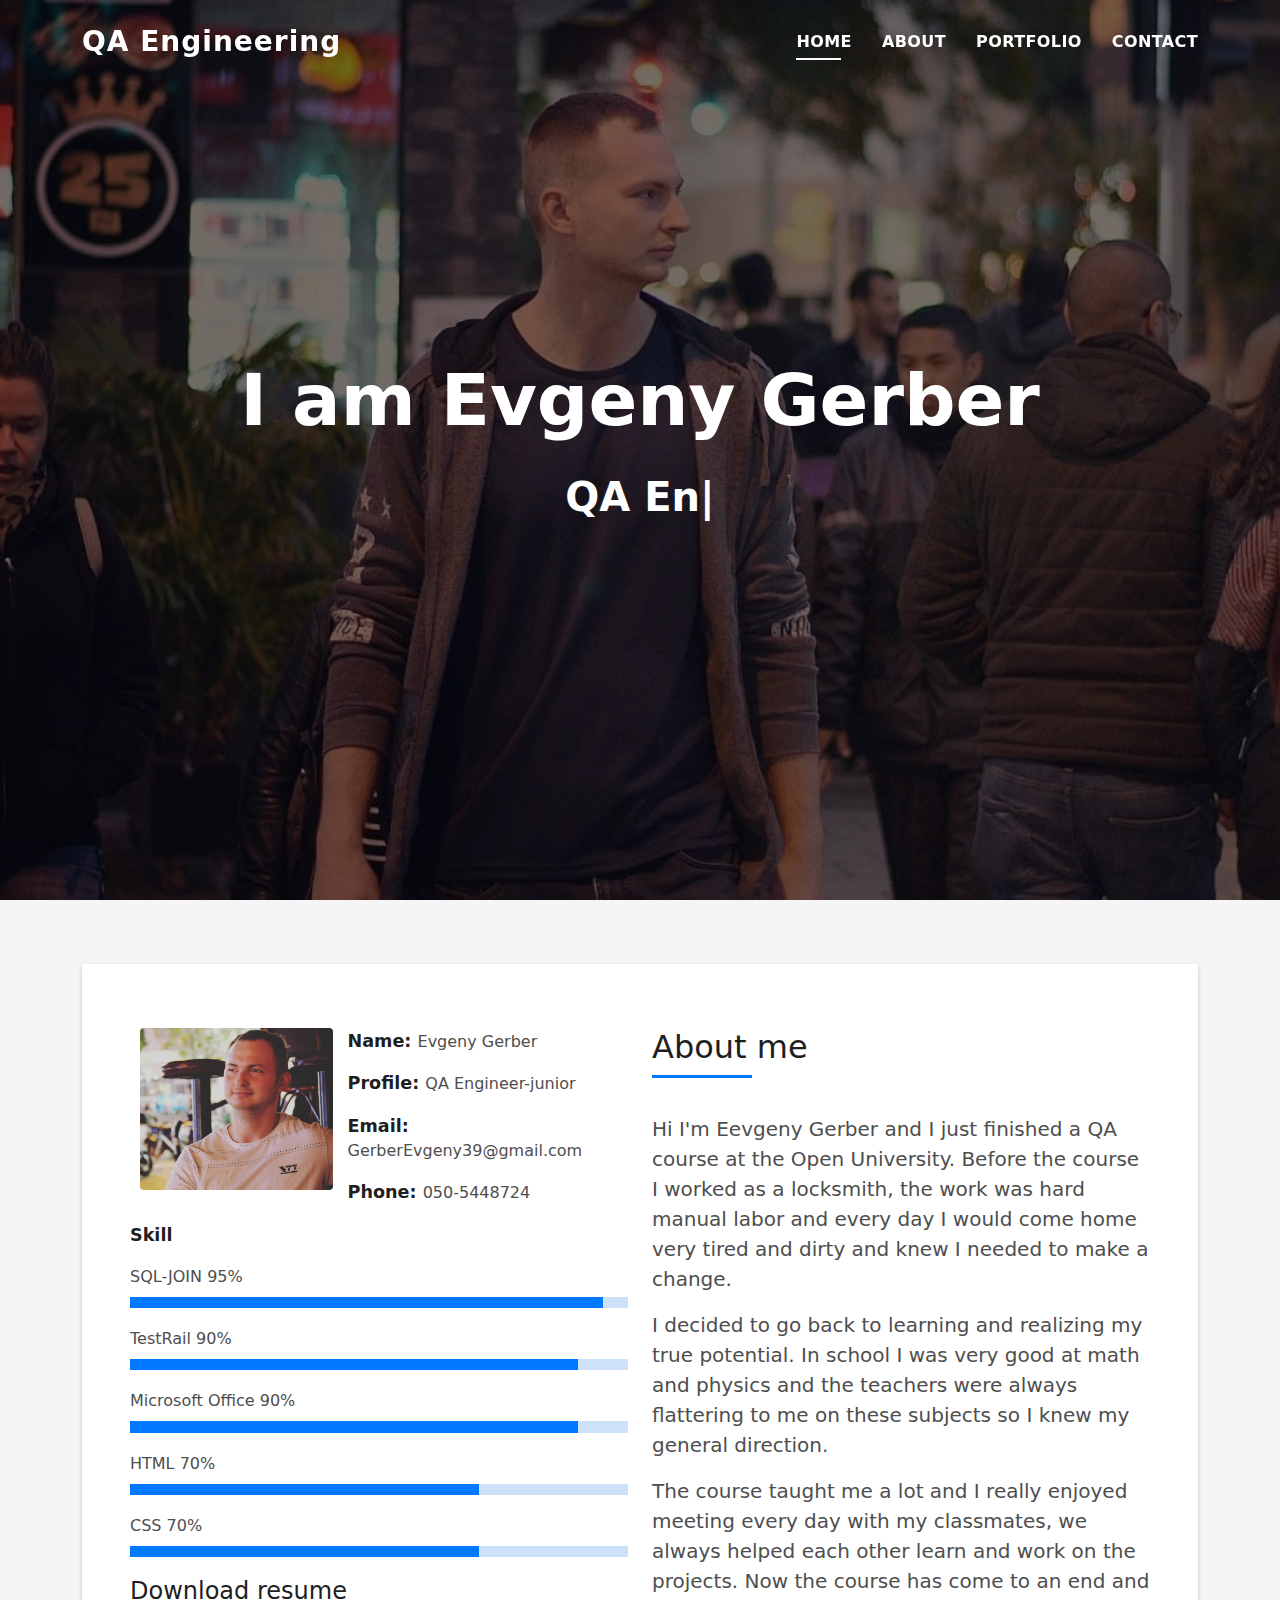
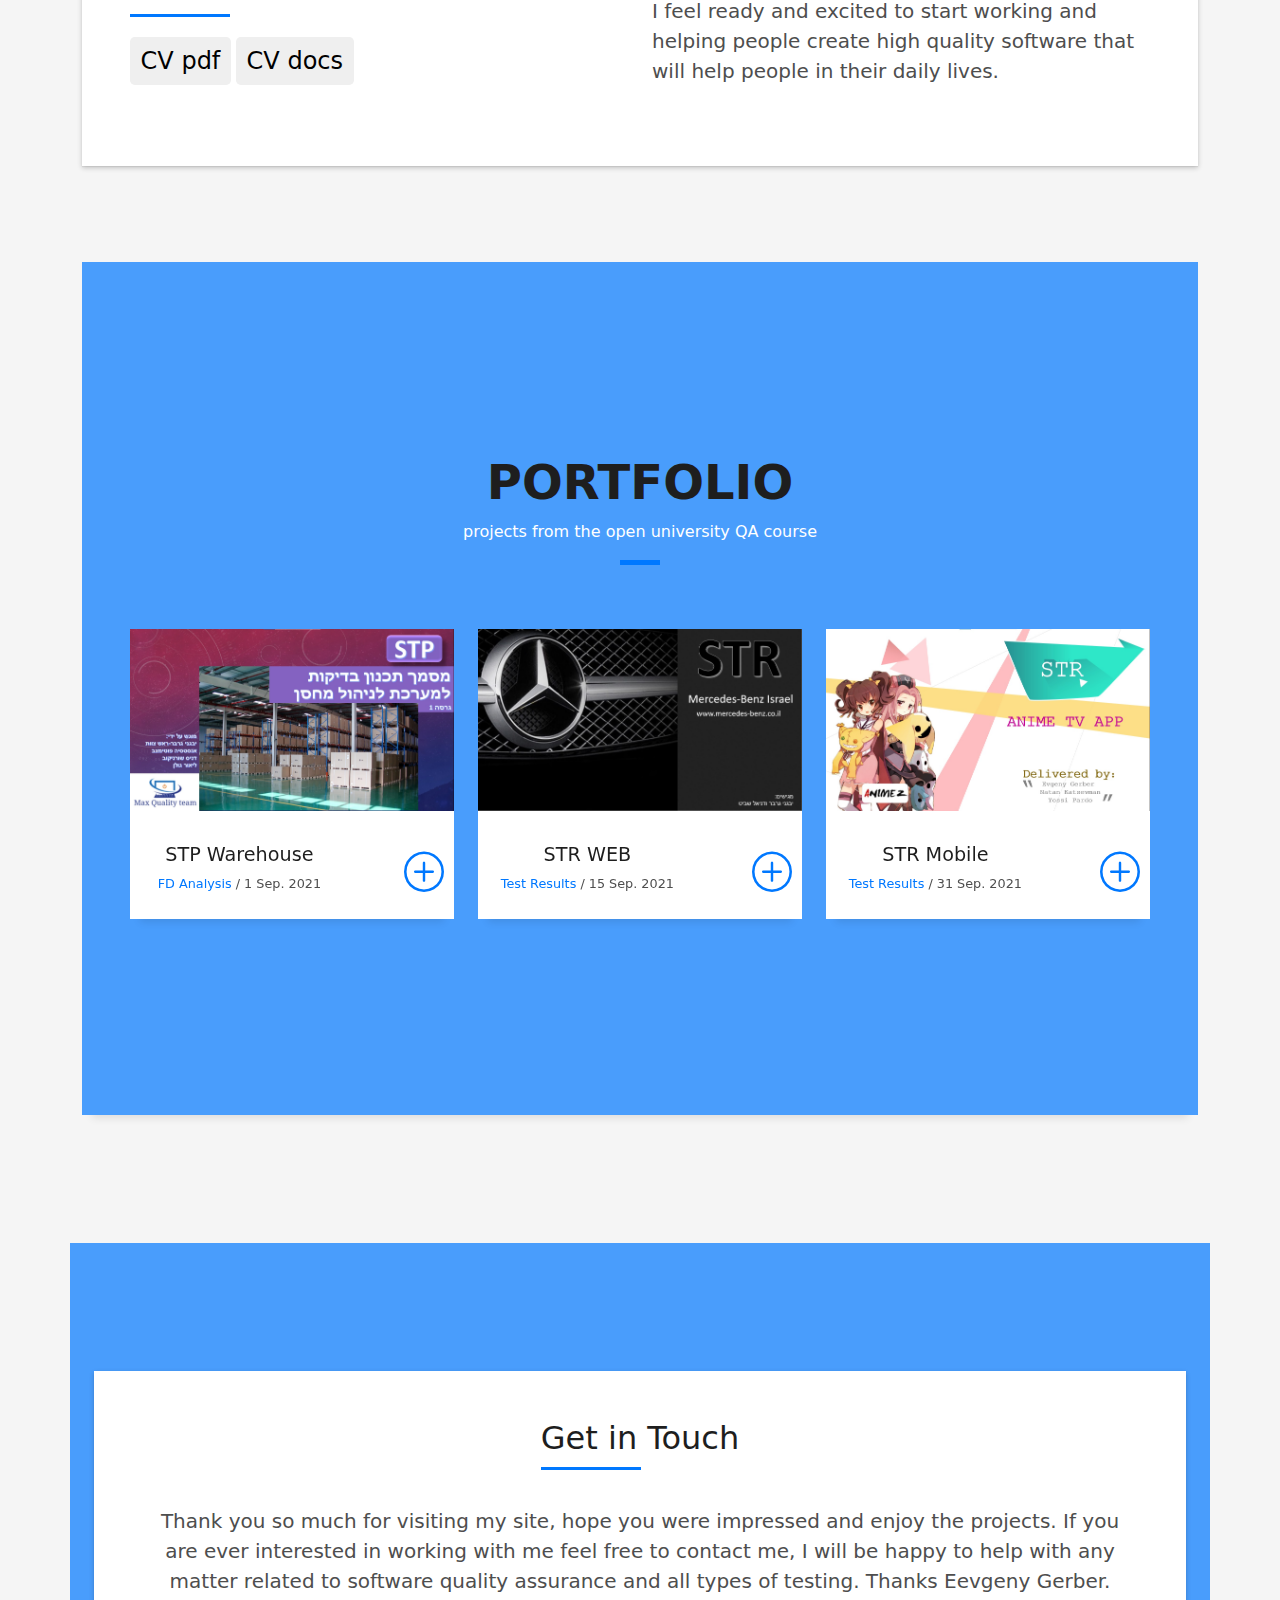
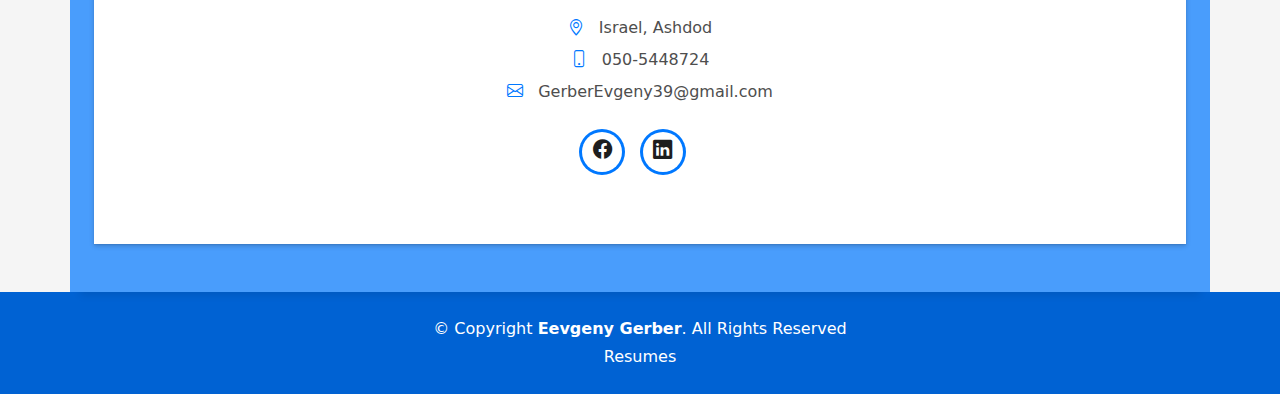
<file: index.html>
<!DOCTYPE html>
<html lang="en">

<head>
  <meta charset="utf-8">
  <meta content="width=device-width, initial-scale=1.0" name="viewport">

  <title>Evgeny Gerber - Resume</title>
  <meta content="" name="description">
  <meta content="" name="keywords">

  <!-- Favicons -->
  <link href="assets/img/favicon.png" rel="icon">
  <link href="assets/img/apple-touch-icon.png" rel="apple-touch-icon">

  <!-- Vendor CSS Files -->
  <link href="assets/vendor/bootstrap/css/bootstrap.min.css" rel="stylesheet">
  <link href="assets/vendor/bootstrap-icons/bootstrap-icons.css" rel="stylesheet">
  <link href="assets/vendor/glightbox/css/glightbox.min.css" rel="stylesheet">
  <link href="assets/vendor/swiper/swiper-bundle.min.css" rel="stylesheet">

  <!-- Template Main CSS File -->
  <link href="assets/css/style.css" rel="stylesheet">

  <!-- =======================================================
  * Template Name: DevFolio - v4.6.0
  * Template URL: https://bootstrapmade.com/devfolio-bootstrap-portfolio-html-template/
  * Author: BootstrapMade.com
  * License: https://bootstrapmade.com/license/
  ======================================================== -->
</head>

<body>

  <!-- ======= Header ======= -->
  <header id="header" class="fixed-top">
    <div class="container d-flex align-items-center justify-content-between">

      <h1 class="logo"><a href="index.html">QA Engineering</a></h1>
      <!-- Uncomment below if you prefer to use an image logo -->
      <!-- <a href="index.html" class="logo"><img src="assets/img/logo.png" alt="" class="img-fluid"></a>-->

      <nav id="navbar" class="navbar">
        <ul>
		
          <li><a class="nav-link scrollto active" href="#hero">Home</a></li>
          <li><a class="nav-link scrollto" href="#about">About</a></li>
          <li><a class="nav-link scrollto" href="#services">Portfolio</a></li>
		  
          
          
          
          <li><a class="nav-link scrollto" href="#contact">Contact</a></li>
        </ul>
        <i class="bi bi-list mobile-nav-toggle"></i>
      </nav><!-- .navbar -->

    </div>
  </header><!-- End Header -->

  <!-- ======= Hero Section ======= -->
  <div id="hero" class="hero route bg-image" style="background-image: url(assets/img/hero-bg.jpg)">
    <div class="overlay-itro"></div>
    <div class="hero-content display-table">
      <div class="table-cell">
        <div class="container">
          <!--<p class="display-6 color-d">Hello, world!</p>-->
          <h1 class="hero-title mb-4">I am Evgeny Gerber</h1>
          <p class="hero-subtitle"><span class="typed" data-typed-items="QA Engineer-junior, QA Tester"></span></p>
          <!-- <p class="pt-3"><a class="btn btn-primary btn js-scroll px-4" href="#about" role="button">Learn More</a></p> -->
        </div>
      </div>
    </div>
  </div><!-- End Hero Section -->

  <main id="main">

    <!-- ======= About Section ======= -->
    <section id="about" class="about-mf sect-pt4 route">
      <div class="container">
        <div class="row">
          <div class="col-sm-12">
            <div class="box-shadow-full">
              <div class="row">
                <div class="col-md-6">
                  <div class="row">
                    <div class="col-sm-6 col-md-5">
                      <div class="about-img">
                        <img src="assets/img/testimonial-2.jpg" class="img-fluid rounded b-shadow-a" alt="">
                      </div>
                    </div>
                    <div class="col-sm-6 col-md-7">
                      <div class="about-info">
                        <p><span class="title-s">Name: </span> <span>Evgeny Gerber</span></p>
                        <p><span class="title-s">Profile: </span> <span>QA Engineer-junior</span></p>
                        <p><span class="title-s">Email: </span> <span>GerberEvgeny39@gmail.com</span></p>
                        <p><span class="title-s">Phone: </span> <span>050-5448724</span></p>
                      </div>
                    </div>
                  </div>
                  <div class="skill-mf">
                    <p class="title-s">Skill</p>
                    <span>SQL-JOIN</span> <span class="pull-right">95%</span>
                    <div class="progress">
                      <div class="progress-bar" role="progressbar" style="width: 95%;" aria-valuenow="85" aria-valuemin="0" aria-valuemax="100"></div>
                    </div>
                    <span>TestRail</span> <span class="pull-right">90%</span>
                    <div class="progress">
                      <div class="progress-bar" role="progressbar" style="width: 90%" aria-valuenow="75" aria-valuemin="0" aria-valuemax="100"></div>
                    </div>
                    <span>Microsoft Office</span> <span class="pull-right">90%</span>
                    <div class="progress">
                      <div class="progress-bar" role="progressbar" style="width: 90%" aria-valuenow="50" aria-valuemin="0" aria-valuemax="100"></div>
                    </div>
                    <span>HTML</span> <span class="pull-right">70%</span>
                    <div class="progress">
                      <div class="progress-bar" role="progressbar" style="width: 70%" aria-valuenow="90" aria-valuemin="0" aria-valuemax="100"></div>
                    </div>
					<span>CSS</span> <span class="pull-right">70%</span>
                    <div class="progress">
                      <div class="progress-bar" role="progressbar" style="width: 70%" aria-valuenow="90" aria-valuemin="0" aria-valuemax="100"></div>
                    </div>
					<h3 class="title-left2">
                        Download resume 
                      </h3>
			 </br>
			 <a href="forms/Evgeny Gerber CV.pdf"><button class="button" role="button">CV pdf</button></a>
		         <a href="forms/Evgeny Gerber CV.docx"><button class="button" role="button">CV docs</button></a>

					
					
                  </div>
                </div>
                <div class="col-md-6">
                  <div class="about-me pt-4 pt-md-0">
                    <div class="title-box-2">
                      <h5 class="title-left">
                        About me
                      </h5>
                    </div>
                    <p class="lead">
                     Hi I'm Eevgeny Gerber and I just finished a QA course at the Open University. 
					 Before the course I worked as a locksmith, the work was hard manual labor and every day 
					 I would come home very tired and dirty and knew I needed to make a change.
                    </p>
                    <p class="lead">
                      I decided to go back to learning and realizing my true potential. 
					  In school I was very good at math and physics and the teachers were always flattering 
					  to me on these subjects so I knew my general direction.
                    </p>
                    <p class="lead">
                      The course taught me a lot and I really enjoyed meeting every day with my classmates, 
					  we always helped each other learn and work on the projects. 
					  Now the course has come to an end and I feel ready and excited to start working and
					  helping people create high quality software that will help people in their daily lives.
                    </p>
                  </div>
                </div>
              </div>
            </div>
          </div>
        </div>
      </div>
    </section><!-- End About Section -->

    <!-- ======= Services Section ======= -->
    <section id="services" class="services-mf pt-5 route">
      <div class="container">
        <div class="row">
          <div class="col-sm-12">
            <div class="title-box text-center">
              <!--<h3 class="title-a">
                Services
              </h3>
              <p class="subtitle-a">
                Lorem ipsum, dolor sit amet consectetur adipisicing elit.
              </p>
              <div class="line-mf"></div>
            </div>
          </div>
        </div>
        <div class="row">
          <div class="col-md-4">
            <div class="service-box">
              <div class="service-ico">
                <span class="ico-circle"><i class="bi bi-briefcase"></i></span>
              </div>
              <div class="service-content">
                <h2 class="s-title">Web Design</h2>
                <p class="s-description text-center">
                  Lorem ipsum dolor sit amet consectetur adipisicing elit. Magni adipisci eaque autem fugiat! Quia,
                  provident vitae! Magni
                  tempora perferendis eum non provident.
                </p>
              </div>
            </div>
          </div>
          <div class="col-md-4">
            <div class="service-box">
              <div class="service-ico">
                <span class="ico-circle"><i class="bi bi-card-checklist"></i></span>
              </div>
              <div class="service-content">
                <h2 class="s-title">Web Development</h2>
                <p class="s-description text-center">
                  Lorem ipsum dolor sit amet consectetur adipisicing elit. Magni adipisci eaque autem fugiat! Quia,
                  provident vitae! Magni
                  tempora perferendis eum non provident.
                </p>
              </div>
            </div>
          </div>
          <div class="col-md-4">
            <div class="service-box">
              <div class="service-ico">
                <span class="ico-circle"><i class="bi bi-bar-chart"></i></span>
              </div>
              <div class="service-content">
                <h2 class="s-title">Photography</h2>
                <p class="s-description text-center">
                  Lorem ipsum dolor sit amet consectetur adipisicing elit. Magni adipisci eaque autem fugiat! Quia,
                  provident vitae! Magni
                  tempora perferendis eum non provident.
                </p>
              </div>
            </div>
          </div>
          <div class="col-md-4">
            <div class="service-box">
              <div class="service-ico">
                <span class="ico-circle"><i class="bi bi-binoculars"></i></span>
              </div>
              <div class="service-content">
                <h2 class="s-title">Responsive Design</h2>
                <p class="s-description text-center">
                  Lorem ipsum dolor sit amet consectetur adipisicing elit. Magni adipisci eaque autem fugiat! Quia,
                  provident vitae! Magni
                  tempora perferendis eum non provident.
                </p>
              </div>
            </div>
          </div>
          <div class="col-md-4">
            <div class="service-box">
              <div class="service-ico">
                <span class="ico-circle"><i class="bi bi-brightness-high"></i></span>
              </div>
              <div class="service-content">
                <h2 class="s-title">Graphic Design</h2>
                <p class="s-description text-center">
                  Lorem ipsum dolor sit amet consectetur adipisicing elit. Magni adipisci eaque autem fugiat! Quia,
                  provident vitae! Magni
                  tempora perferendis eum non provident.
                </p>
              </div>
            </div>
          </div>
          <div class="col-md-4">
            <div class="service-box">
              <div class="service-ico">
                <span class="ico-circle"><i class="bi bi-calendar4-week"></i></span>
              </div>
              <div class="service-content">
                <h2 class="s-title">Marketing Services</h2>
                <p class="s-description text-center">
                  Lorem ipsum dolor sit amet consectetur adipisicing elit. Magni adipisci eaque autem fugiat! Quia,
                  provident vitae! Magni
                  tempora perferendis eum non provident.
                </p>
              </div>
            </div>
          </div>
        </div>
      </div>
    </section><!-- End Services Section -->

    <!-- ======= Counter Section ======= -->
    <div class="section-counter paralax-mf bg-image" style="background-image: url(assets/img/counters-bg.jpg)">
      <div class="overlay-mf"></div>
      <div class="container position-relative">
        <!--<div class="row">
          <div class="col-sm-3 col-lg-3">
            <div class="counter-box counter-box pt-4 pt-md-0">
              <div class="counter-ico">
                <span class="ico-circle"><i class="bi bi-check"></i></span>
              </div>
              <div class="counter-num">
                <p data-purecounter-start="0" data-purecounter-end="450" data-purecounter-duration="1" class="counter purecounter"></p>
                <span class="counter-text">WORKS COMPLETED</span>
              </div>
            </div>
          </div>
          <div class="col-sm-3 col-lg-3">
            <div class="counter-box pt-4 pt-md-0">
              <div class="counter-ico">
                <span class="ico-circle"><i class="bi bi-journal-richtext"></i></span>
              </div>
              <div class="counter-num">
                <p data-purecounter-start="0" data-purecounter-end="25" data-purecounter-duration="1" class="counter purecounter"></p>
                <span class="counter-text">YEARS OF EXPERIENCE</span>
              </div>
            </div>
          </div>
          <div class="col-sm-3 col-lg-3">
            <div class="counter-box pt-4 pt-md-0">
              <div class="counter-ico">
                <span class="ico-circle"><i class="bi bi-people"></i></span>
              </div>
              <div class="counter-num">
                <p data-purecounter-start="0" data-purecounter-end="550" data-purecounter-duration="1" class="counter purecounter"></p>
                <span class="counter-text">TOTAL CLIENTS</span>
              </div>
            </div>
          </div>
          <div class="col-sm-3 col-lg-3">
            <div class="counter-box pt-4 pt-md-0">
              <div class="counter-ico">
                <span class="ico-circle"><i class="bi bi-award"></i></span>
              </div>
              <div class="counter-num">
                <p data-purecounter-start="0" data-purecounter-end="48" data-purecounter-duration="1" class="counter purecounter"></p>
                <span class="counter-text">AWARD WON</span>
              </div>
            </div>
          </div>
        </div>
      </div>
    </div><!-- End Counter Section -->

    <!-- ======= Portfolio Section ======= -->
    <section id="work" class="portfolio-mf sect-pt4 route">
      <div class="container">
        <div class="row">
          <div class="col-sm-12">
            <div class="title-box text-center">
              <h3 class="title-a">
                Portfolio
              </h3>
              <p class="subtitle-a" style="color:white">
               projects from the open university QA course
              </p>
              <div class="line-mf"></div>
            </div>
          </div>
        </div>
        <div class="row">
          <div class="col-md-4">
            <div class="work-box">
              <a href="assets/img/work-1.jpg" data-gallery="portfolioGallery" class="portfolio-lightbox">
                <div class="work-img">
                  <img src="assets/img/work-1.jpg" alt="" class="img-fluid">
                </div>
              </a>
              <div class="work-content">
                <div class="row">
                  <div class="col-sm-8">
                    <h2 class="w-title">STP Warehouse</h2>
                    <div class="w-more">
                      <span class="w-ctegory">FD Analysis</span> / <span class="w-date">1 Sep. 2021</span>
                    </div>
                  </div>
                  <div class="col-sm-4">
                    <div class="w-like">
                      <a href="portfolio-details.html"> <span class="bi bi-plus-circle"></span></a>
                    </div>
                  </div>
                </div>
              </div>
            </div>
          </div>
          <div class="col-md-4">
            <div class="work-box">
              <a href="assets/img/work-2.jpg" data-gallery="portfolioGallery" class="portfolio-lightbox">
                <div class="work-img">
                  <img src="assets/img/work-2.jpg" alt="" class="img-fluid">
                </div>
              </a>
              <div class="work-content">
                <div class="row">
                  <div class="col-sm-8">
                    <h2 class="w-title">STR WEB </h2>
                    <div class="w-more">
                      <span class="w-ctegory">Test Results</span> / <span class="w-date">15 Sep. 2021</span>
                    </div>
                  </div>
                  <div class="col-sm-4">
                    <div class="w-like">
                      <a href="‏‏portfolio-details 2.html"> <span class="bi bi-plus-circle"></span></a>
                    </div>
                  </div>
                </div>
              </div>
            </div>
          </div>
          <div class="col-md-4">
            <div class="work-box">
              <a href="assets/img/work-3.jpg" data-gallery="portfolioGallery" class="portfolio-lightbox">
                <div class="work-img">
                  <img src="assets/img/work-3.jpg" alt="" class="img-fluid">
                </div>
              </a>
              <div class="work-content">
                <div class="row">
                  <div class="col-sm-8">
                    <h2 class="w-title">STR Mobile</h2>
                    <div class="w-more">
                      <span class="w-ctegory">Test Results</span> / <span class="w-date">31 Sep. 2021</span>
                    </div>
                  </div>
                  <div class="col-sm-4">
                    <div class="w-like">
                      <a href="‏‏portfolio-details 3.html"> <span class="bi bi-plus-circle"></span></a>
                    </div>
                  </div>
                </div>
              </div>
            </div>
          </div>
          <!--<div class="col-md-4">
            <div class="work-box">
              <a href="assets/img/work-4.jpg" data-gallery="portfolioGallery" class="portfolio-lightbox">
                <div class="work-img">
                  <img src="assets/img/work-4.jpg" alt="" class="img-fluid">
                </div>
              </a>
              <div class="work-content">
                <div class="row">
                  <div class="col-sm-8">
                    <h2 class="w-title">Bindo Laro Cado</h2>
                    <div class="w-more">
                      <span class="w-ctegory">Web Design</span> / <span class="w-date">18 Sep. 2018</span>
                    </div>
                  </div>
                  <div class="col-sm-4">
                    <div class="w-like">
                      <a href="portfolio-details.html"> <span class="bi bi-plus-circle"></span></a>
                    </div>
                  </div>
                </div>
              </div>
            </div>
          </div>
          <!--<div class="col-md-4">
            <div class="work-box">
              <a href="assets/img/work-5.jpg" data-gallery="portfolioGallery" class="portfolio-lightbox">
                <div class="work-img">
                  <img src="assets/img/work-5.jpg" alt="" class="img-fluid">
                </div>
              </a>
              <div class="work-content">
                <div class="row">
                  <div class="col-sm-8">
                    <h2 class="w-title">Studio Lena Mado</h2>
                    <div class="w-more">
                      <span class="w-ctegory">Web Design</span> / <span class="w-date">18 Sep. 2018</span>
                    </div>
                  </div>
                  <div class="col-sm-4">
                    <div class="w-like">
                      <a href="portfolio-details.html"> <span class="bi bi-plus-circle"></span></a>
                    </div>
                  </div>
                </div>
              </div>
            </div>
          </div>
          <!--<div class="col-md-4">
            <div class="work-box">
              <a href="assets/img/work-6.jpg" data-gallery="portfolioGallery" class="portfolio-lightbox">
                <div class="work-img">
                  <img src="assets/img/work-6.jpg" alt="" class="img-fluid">
                </div>
              </a>
              <div class="work-content">
                <div class="row">
                  <div class="col-sm-8">
                    <h2 class="w-title">Studio Big Bang</h2>
                    <div class="w-more">
                      <span class="w-ctegory">Web Design</span> / <span class="w-date">18 Sep. 2017</span>
                    </div>
                  </div>
                  <div class="col-sm-4">
                    <div class="w-like">
                      <a href="portfolio-details.html"> <span class="bi bi-plus-circle"></span></a>
                    </div>
                  </div>
                </div>
              </div>
            </div>
          </div>

        </div>
      </div>
    </section><!-- End Portfolio Section -->

    <!-- ======= Testimonials Section ======= -->
    <!--<div class="testimonials paralax-mf bg-image" style="background-image: url(assets/img/overlay-bg.jpg)">
      <div class="overlay-mf"></div>
      <div class="container">
        <div class="row">
          <div class="col-md-12">

            <div class="testimonials-slider swiper" data-aos="fade-up" data-aos-delay="100">
              <div class="swiper-wrapper">

                <div class="swiper-slide">
                  <div class="testimonial-box">
                    <div class="author-test">
                      <img src="assets/img/testimonial-2.jpg" alt="" class="rounded-circle b-shadow-a">
                      <span class="author">Xavi Alonso</span>
                    </div>
                    <div class="content-test">
                      <p class="description lead">
                        Curabitur arcu erat, accumsan id imperdiet et, porttitor at sem. Lorem ipsum dolor sit amet,
                        consectetur adipiscing elit.
                      </p>
                    </div>
                  </div>
                </div><!-- End testimonial item -->

                <!--<div class="swiper-slide">
                  <div class="testimonial-box">
                    <div class="author-test">
                      <img src="assets/img/testimonial-4.jpg" alt="" class="rounded-circle b-shadow-a">
                      <span class="author">Marta Socrate</span>
                    </div>
                    <div class="content-test">
                      <p class="description lead">
                        Curabitur arcu erat, accumsan id imperdiet et, porttitor at sem. Lorem ipsum dolor sit amet,
                        consectetur adipiscing elit.
                      </p>
                    </div>
                  </div>
                </div><!-- End testimonial item -->
              </div>
              <div class="swiper-pagination"></div>
            </div>

            <!-- <div id="testimonial-mf" class="owl-carousel owl-theme">
          
        </div> -->
          </div>
        </div>
      </div>
    </div><!-- End Testimonials Section -->

    <!-- ======= Blog Section ======= -->
    <!--<section id="blog" class="blog-mf sect-pt4 route">
      <div class="container">
        <div class="row">
          <div class="col-sm-12">
            <div class="title-box text-center">
              <h3 class="title-a">
                Blog
              </h3>
              <p class="subtitle-a">
                Lorem ipsum, dolor sit amet consectetur adipisicing elit.
              </p>
              <div class="line-mf"></div>
            </div>
          </div>
        </div>
        <div class="row">
          <div class="col-md-4">
            <div class="card card-blog">
              <div class="card-img">
                <a href="blog-single.html"><img src="assets/img/post-1.jpg" alt="" class="img-fluid"></a>
              </div>
              <div class="card-body">
                <div class="card-category-box">
                  <div class="card-category">
                    <h6 class="category">Travel</h6>
                  </div>
                </div>
                <h3 class="card-title"><a href="blog-single.html">See more ideas about Travel</a></h3>
                <p class="card-description">
                  Proin eget tortor risus. Pellentesque in ipsum id orci porta dapibus. Praesent sapien massa, convallis
                  a pellentesque nec,
                  egestas non nisi.
                </p>
              </div>
              <div class="card-footer">
                <div class="post-author">
                  <a href="#">
                    <img src="assets/img/testimonial-2.jpg" alt="" class="avatar rounded-circle">
                    <span class="author">Morgan Freeman</span>
                  </a>
                </div>
                <div class="post-date">
                  <span class="bi bi-clock"></span> 10 min
                </div>
              </div>
            </div>
          </div>
          <div class="col-md-4">
            <div class="card card-blog">
              <div class="card-img">
                <a href="blog-single.html"><img src="assets/img/post-2.jpg" alt="" class="img-fluid"></a>
              </div>
              <div class="card-body">
                <div class="card-category-box">
                  <div class="card-category">
                    <h6 class="category">Web Design</h6>
                  </div>
                </div>
                <h3 class="card-title"><a href="blog-single.html">See more ideas about Travel</a></h3>
                <p class="card-description">
                  Proin eget tortor risus. Pellentesque in ipsum id orci porta dapibus. Praesent sapien massa, convallis
                  a pellentesque nec,
                  egestas non nisi.
                </p>
              </div>
              <div class="card-footer">
                <div class="post-author">
                  <a href="#">
                    <img src="assets/img/testimonial-2.jpg" alt="" class="avatar rounded-circle">
                    <span class="author">Morgan Freeman</span>
                  </a>
                </div>
                <div class="post-date">
                  <span class="bi bi-clock"></span> 10 min
                </div>
              </div>
            </div>
          </div>
          <div class="col-md-4">
            <div class="card card-blog">
              <div class="card-img">
                <a href="blog-single.html"><img src="assets/img/post-3.jpg" alt="" class="img-fluid"></a>
              </div>
              <div class="card-body">
                <div class="card-category-box">
                  <div class="card-category">
                    <h6 class="category">Web Design</h6>
                  </div>
                </div>
                <h3 class="card-title"><a href="blog-single.html">See more ideas about Travel</a></h3>
                <p class="card-description">
                  Proin eget tortor risus. Pellentesque in ipsum id orci porta dapibus. Praesent sapien massa, convallis
                  a pellentesque nec,
                  egestas non nisi.
                </p>
              </div>
              <div class="card-footer">
                <div class="post-author">
                  <a href="#">
                    <img src="assets/img/testimonial-2.jpg" alt="" class="avatar rounded-circle">
                    <span class="author">Morgan Freeman</span>
                  </a>
                </div>
                <div class="post-date">
                  <span class="bi bi-clock"></span> 10 min
                </div>
              </div>
            </div>
          </div>
        </div>
      </div>
    </section><!-- End Blog Section -->

    <!-- ======= Contact Section ======= -->
    <section id="contact" class="paralax-mf footer-paralax bg-image sect-mt4 route" style="background-image: url(assets/img/overlay-bg.jpg)">
      <div class="overlay-mf"></div>
      <div class="container">
        <div class="row">
          <div class="col-sm-12">
            <div class="contact-mf">
              <div id="contact" class="box-shadow-full">
                <div class="row">
                  
                  <div class="col-md-62">
                    <div class="title-box-2 pt-4 pt-md-0">
                      <h5 align="center" class="title-left">
                        Get in Touch
                      </h5>
                    </div>
                    <div class="more-info">
                      <p align="center" class="lead">
                        Thank you so much for visiting my site, hope you were impressed and enjoy the projects. 
						If you are ever interested in working with me feel free to contact me, 
						I will be happy to help with any matter related to software quality assurance 
						and all types of testing. Thanks Eevgeny Gerber.
                      </p>
                      <ul align="center" class="list-ico">
                        <li><span class="bi bi-geo-alt"></span> Israel, Ashdod</li>
                        <li><span class="bi bi-phone"></span> 050-5448724</li>
                        <li><span class="bi bi-envelope"></span> GerberEvgeny39@gmail.com</li>
                      </ul>
                    </div>
                    <div align="center" class="socials">
                      <ul>
                        <li><a href="https://www.facebook.com/ivgeny.gerber" target="_blank"><span class="ico-circle"><i class="bi bi-facebook"></i></span></a></li>

                        <li><a href="https://www.linkedin.com/in/evgeny-gerber-bb283b216" target="_blank"><span class="ico-circle"><i class="bi bi-linkedin"></i></span></a></li>
                      </ul>
                    </div>
                  </div>
                </div>
              </div>
            </div>
          </div>
        </div>
      </div>
    </section><!-- End Contact Section -->

  </main><!-- End #main -->

  <!-- ======= Footer ======= -->
  <footer>
    <div class="container">
      <div class="row">
        <div class="col-sm-12">
          <div class="copyright-box">
            <p class="copyright">&copy; Copyright <strong>Eevgeny Gerber</strong>. All Rights Reserved</p>
            <div class="credits">
              
              <a href="https://bootstrapmade.com/">Resumes</a>
            </div>
          </div>
        </div>
      </div>
    </div>
  </footer><!-- End  Footer -->

  <div id="preloader"></div>
  <a href="#" class="back-to-top d-flex align-items-center justify-content-center"><i class="bi bi-arrow-up-short"></i></a>

  <!-- Vendor JS Files -->
  <script src="assets/vendor/bootstrap/js/bootstrap.bundle.min.js"></script>
  <script src="assets/vendor/glightbox/js/glightbox.min.js"></script>
  <script src="assets/vendor/php-email-form/validate.js"></script>
  <script src="assets/vendor/purecounter/purecounter.js"></script>
  <script src="assets/vendor/swiper/swiper-bundle.min.js"></script>
  <script src="assets/vendor/typed.js/typed.min.js"></script>

  <!-- Template Main JS File -->
  <script src="assets/js/main.js"></script>

</body>

</html>
</file>
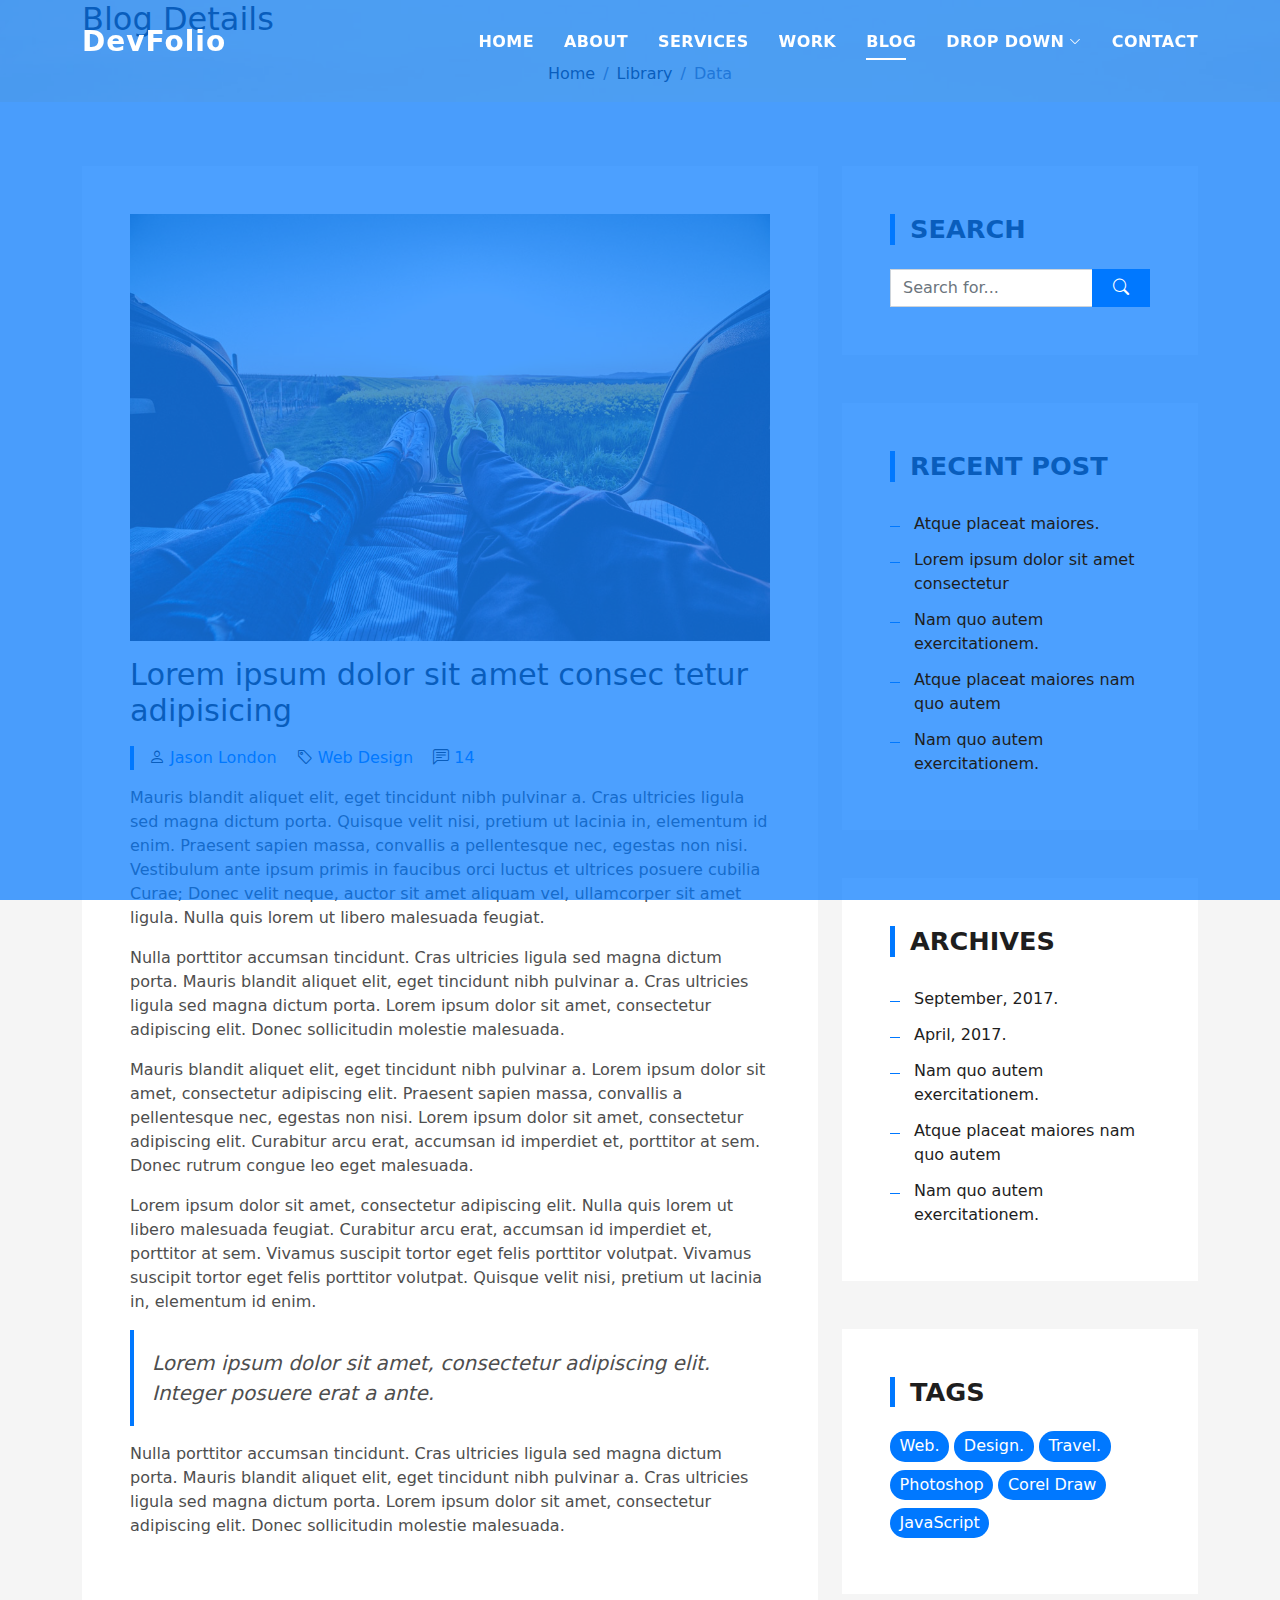
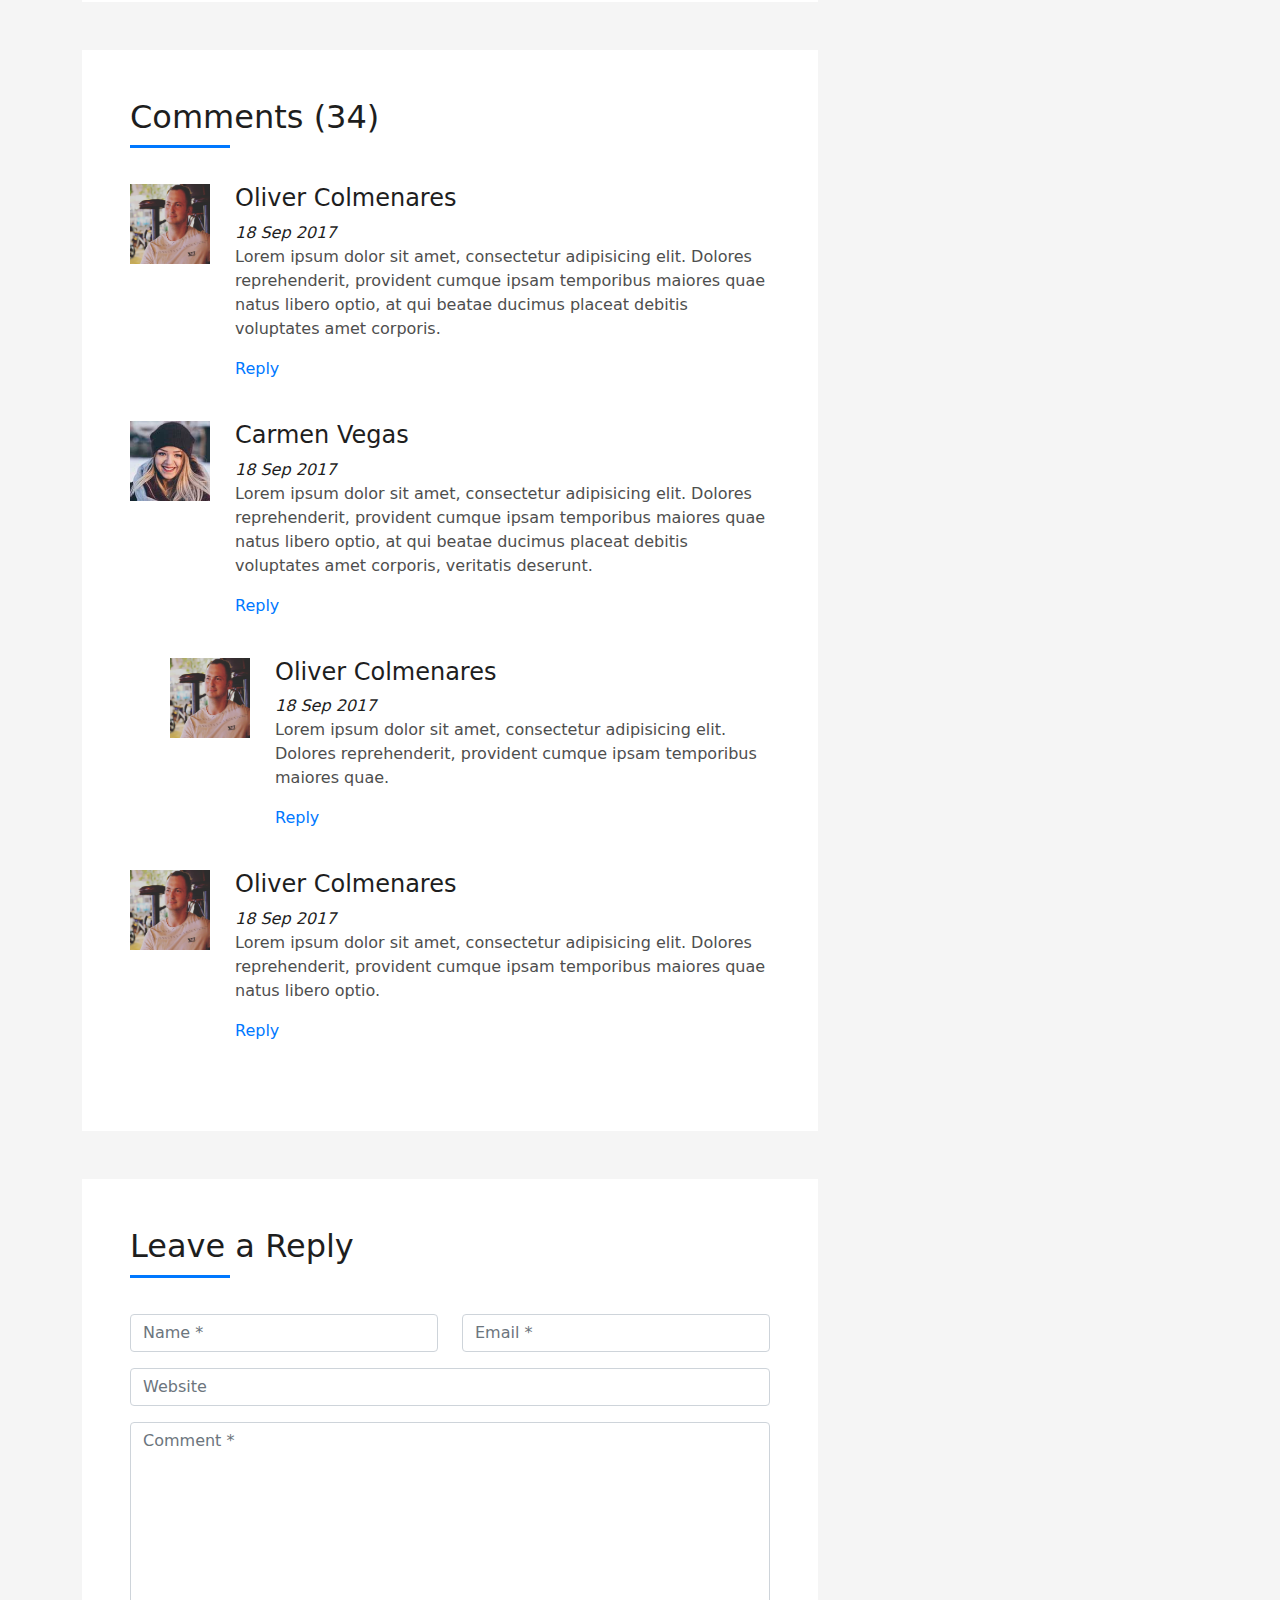
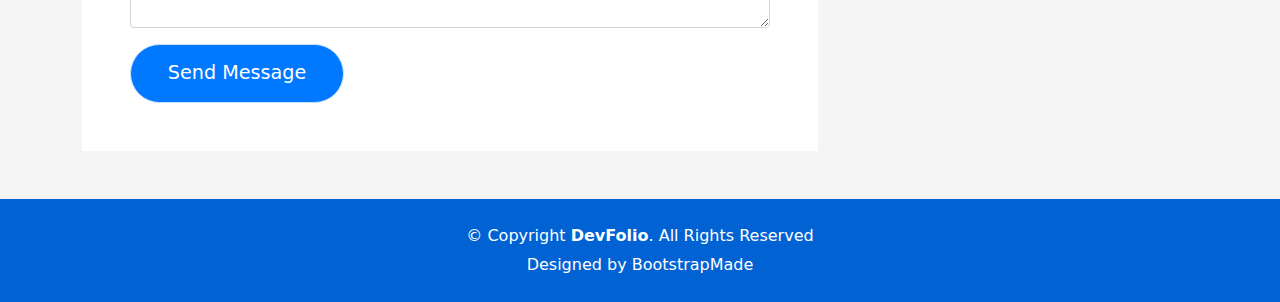
<file: blog-single.html>
<!DOCTYPE html>
<html lang="en">

<head>
  <meta charset="utf-8">
  <meta content="width=device-width, initial-scale=1.0" name="viewport">

  <title>DevFolio Bootstrap Portfolio Template - Blog Single</title>
  <meta content="" name="description">
  <meta content="" name="keywords">

  <!-- Favicons -->
  <link href="assets/img/favicon.png" rel="icon">
  <link href="assets/img/apple-touch-icon.png" rel="apple-touch-icon">

  <!-- Vendor CSS Files -->
  <link href="assets/vendor/bootstrap/css/bootstrap.min.css" rel="stylesheet">
  <link href="assets/vendor/bootstrap-icons/bootstrap-icons.css" rel="stylesheet">
  <link href="assets/vendor/glightbox/css/glightbox.min.css" rel="stylesheet">
  <link href="assets/vendor/swiper/swiper-bundle.min.css" rel="stylesheet">

  <!-- Template Main CSS File -->
  <link href="assets/css/style.css" rel="stylesheet">

  <!-- =======================================================
  * Template Name: DevFolio - v4.6.0
  * Template URL: https://bootstrapmade.com/devfolio-bootstrap-portfolio-html-template/
  * Author: BootstrapMade.com
  * License: https://bootstrapmade.com/license/
  ======================================================== -->
</head>

<body>

  <!-- ======= Header ======= -->
  <header id="header" class="fixed-top">
    <div class="container d-flex align-items-center justify-content-between">

      <h1 class="logo"><a href="index.html">DevFolio</a></h1>
      <!-- Uncomment below if you prefer to use an image logo -->
      <!-- <a href="index.html" class="logo"><img src="assets/img/logo.png" alt="" class="img-fluid"></a>-->

      <nav id="navbar" class="navbar">
        <ul>
          <li><a class="nav-link scrollto " href="#hero">Home</a></li>
          <li><a class="nav-link scrollto" href="#about">About</a></li>
          <li><a class="nav-link scrollto" href="#services">Services</a></li>
          <li><a class="nav-link scrollto " href="#work">Work</a></li>
          <li><a class="nav-link scrollto " href="#blog">Blog</a></li>
          <li class="dropdown"><a href="#"><span>Drop Down</span> <i class="bi bi-chevron-down"></i></a>
            <ul>
              <li><a href="#">Drop Down 1</a></li>
              <li class="dropdown"><a href="#"><span>Deep Drop Down</span> <i class="bi bi-chevron-right"></i></a>
                <ul>
                  <li><a href="#">Deep Drop Down 1</a></li>
                  <li><a href="#">Deep Drop Down 2</a></li>
                  <li><a href="#">Deep Drop Down 3</a></li>
                  <li><a href="#">Deep Drop Down 4</a></li>
                  <li><a href="#">Deep Drop Down 5</a></li>
                </ul>
              </li>
              <li><a href="#">Drop Down 2</a></li>
              <li><a href="#">Drop Down 3</a></li>
              <li><a href="#">Drop Down 4</a></li>
            </ul>
          </li>
          <li><a class="nav-link scrollto" href="#contact">Contact</a></li>
        </ul>
        <i class="bi bi-list mobile-nav-toggle"></i>
      </nav><!-- .navbar -->

    </div>
  </header><!-- End Header -->

  <div class="intro intro-single route bg-image" style="background-image: url(assets/img/overlay-bg.jpg)">
    <div class="overlay-mf"></div>
    <div class="intro-content display-table">
      <div class="table-cell">
        <div class="container">
          <h2 class="intro-title mb-4">Blog Details</h2>
          <ol class="breadcrumb d-flex justify-content-center">
            <li class="breadcrumb-item">
              <a href="#">Home</a>
            </li>
            <li class="breadcrumb-item">
              <a href="#">Library</a>
            </li>
            <li class="breadcrumb-item active">Data</li>
          </ol>
        </div>
      </div>
    </div>
  </div>

  <main id="main">

    <!-- ======= Blog Single Section ======= -->
    <section class="blog-wrapper sect-pt4" id="blog">
      <div class="container">
        <div class="row">
          <div class="col-md-8">
            <div class="post-box">
              <div class="post-thumb">
                <img src="assets/img/post-1.jpg" class="img-fluid" alt="">
              </div>
              <div class="post-meta">
                <h1 class="article-title">Lorem ipsum dolor sit amet consec tetur adipisicing</h1>
                <ul>
                  <li>
                    <span class="bi bi-person"></span>
                    <a href="#">Jason London</a>
                  </li>
                  <li>
                    <span class="bi bi-tag"></span>
                    <a href="#">Web Design</a>
                  </li>
                  <li>
                    <span class="bi bi-chat-left-text"></span>
                    <a href="#">14</a>
                  </li>
                </ul>
              </div>
              <div class="article-content">
                <p>
                  Mauris blandit aliquet elit, eget tincidunt nibh pulvinar a. Cras ultricies ligula sed magna dictum
                  porta. Quisque velit
                  nisi, pretium ut lacinia in, elementum id enim. Praesent sapien massa, convallis a pellentesque
                  nec, egestas non nisi. Vestibulum ante ipsum primis in faucibus orci luctus et ultrices posuere
                  cubilia Curae; Donec velit neque, auctor sit amet aliquam vel, ullamcorper sit amet ligula.
                  Nulla quis lorem ut libero malesuada feugiat.
                </p>
                <p>
                  Nulla porttitor accumsan tincidunt. Cras ultricies ligula sed magna dictum porta. Mauris blandit
                  aliquet elit, eget tincidunt
                  nibh pulvinar a. Cras ultricies ligula sed magna dictum porta. Lorem ipsum dolor sit amet,
                  consectetur adipiscing elit. Donec sollicitudin molestie malesuada.
                </p>
                <p>
                  Mauris blandit aliquet elit, eget tincidunt nibh pulvinar a. Lorem ipsum dolor sit amet, consectetur
                  adipiscing elit. Praesent
                  sapien massa, convallis a pellentesque nec, egestas non nisi. Lorem ipsum dolor sit amet,
                  consectetur adipiscing elit. Curabitur arcu erat, accumsan id imperdiet et, porttitor at
                  sem. Donec rutrum congue leo eget malesuada.
                </p>
                <p>
                  Lorem ipsum dolor sit amet, consectetur adipiscing elit. Nulla quis lorem ut libero malesuada feugiat.
                  Curabitur arcu erat,
                  accumsan id imperdiet et, porttitor at sem. Vivamus suscipit tortor eget felis porttitor
                  volutpat. Vivamus suscipit tortor eget felis porttitor volutpat. Quisque velit nisi, pretium
                  ut lacinia in, elementum id enim.
                </p>
                <blockquote class="blockquote">
                  <p class="mb-0">Lorem ipsum dolor sit amet, consectetur adipiscing elit. Integer posuere erat a ante.</p>
                </blockquote>
                <p>
                  Nulla porttitor accumsan tincidunt. Cras ultricies ligula sed magna dictum porta. Mauris blandit
                  aliquet elit, eget tincidunt
                  nibh pulvinar a. Cras ultricies ligula sed magna dictum porta. Lorem ipsum dolor sit amet,
                  consectetur adipiscing elit. Donec sollicitudin molestie malesuada.
                </p>
              </div>
            </div>
            <div class="box-comments">
              <div class="title-box-2">
                <h4 class="title-comments title-left">Comments (34)</h4>
              </div>
              <ul class="list-comments">
                <li>
                  <div class="comment-avatar">
                    <img src="assets/img/testimonial-2.jpg" alt="">
                  </div>
                  <div class="comment-details">
                    <h4 class="comment-author">Oliver Colmenares</h4>
                    <span>18 Sep 2017</span>
                    <p>
                      Lorem ipsum dolor sit amet, consectetur adipisicing elit. Dolores reprehenderit, provident cumque
                      ipsam temporibus maiores
                      quae natus libero optio, at qui beatae ducimus placeat debitis voluptates amet corporis.
                    </p>
                    <a href="3">Reply</a>
                  </div>
                </li>
                <li>
                  <div class="comment-avatar">
                    <img src="assets/img/testimonial-4.jpg" alt="">
                  </div>
                  <div class="comment-details">
                    <h4 class="comment-author">Carmen Vegas</h4>
                    <span>18 Sep 2017</span>
                    <p>
                      Lorem ipsum dolor sit amet, consectetur adipisicing elit. Dolores reprehenderit, provident cumque
                      ipsam temporibus maiores
                      quae natus libero optio, at qui beatae ducimus placeat debitis voluptates amet corporis,
                      veritatis deserunt.
                    </p>
                    <a href="3">Reply</a>
                  </div>
                </li>
                <li class="comment-children">
                  <div class="comment-avatar">
                    <img src="assets/img/testimonial-2.jpg" alt="">
                  </div>
                  <div class="comment-details">
                    <h4 class="comment-author">Oliver Colmenares</h4>
                    <span>18 Sep 2017</span>
                    <p>
                      Lorem ipsum dolor sit amet, consectetur adipisicing elit. Dolores reprehenderit, provident cumque
                      ipsam temporibus maiores
                      quae.
                    </p>
                    <a href="3">Reply</a>
                  </div>
                </li>
                <li>
                  <div class="comment-avatar">
                    <img src="assets/img/testimonial-2.jpg" alt="">
                  </div>
                  <div class="comment-details">
                    <h4 class="comment-author">Oliver Colmenares</h4>
                    <span>18 Sep 2017</span>
                    <p>
                      Lorem ipsum dolor sit amet, consectetur adipisicing elit. Dolores reprehenderit, provident cumque
                      ipsam temporibus maiores
                      quae natus libero optio.
                    </p>
                    <a href="3">Reply</a>
                  </div>
                </li>
              </ul>
            </div>
            <div class="form-comments">
              <div class="title-box-2">
                <h3 class="title-left">
                  Leave a Reply
                </h3>
              </div>
              <form class="form-mf">
                <div class="row">
                  <div class="col-md-6 mb-3">
                    <div class="form-group">
                      <input type="text" class="form-control input-mf" id="inputName" placeholder="Name *" required>
                    </div>
                  </div>
                  <div class="col-md-6 mb-3">
                    <div class="form-group">
                      <input type="email" class="form-control input-mf" id="inputEmail1" placeholder="Email *" required>
                    </div>
                  </div>
                  <div class="col-md-12 mb-3">
                    <div class="form-group">
                      <input type="url" class="form-control input-mf" id="inputUrl" placeholder="Website">
                    </div>
                  </div>
                  <div class="col-md-12 mb-3">
                    <div class="form-group">
                      <textarea id="textMessage" class="form-control input-mf" placeholder="Comment *" name="message" cols="45" rows="8" required></textarea>
                    </div>
                  </div>
                  <div class="col-md-12">
                    <button type="submit" class="button button-a button-big button-rouded">Send Message</button>
                  </div>
                </div>
              </form>
            </div>
          </div>
          <div class="col-md-4">
            <div class="widget-sidebar sidebar-search">
              <h5 class="sidebar-title">Search</h5>
              <div class="sidebar-content">
                <form>
                  <div class="input-group">
                    <input type="text" class="form-control" placeholder="Search for..." aria-label="Search for...">
                    <span class="input-group-btn">
                      <button class="btn btn-secondary btn-search" type="button">
                        <span class="bi bi-search"></span>
                      </button>
                    </span>
                  </div>
                </form>
              </div>
            </div>
            <div class="widget-sidebar">
              <h5 class="sidebar-title">Recent Post</h5>
              <div class="sidebar-content">
                <ul class="list-sidebar">
                  <li>
                    <a href="#">Atque placeat maiores.</a>
                  </li>
                  <li>
                    <a href="#">Lorem ipsum dolor sit amet consectetur</a>
                  </li>
                  <li>
                    <a href="#">Nam quo autem exercitationem.</a>
                  </li>
                  <li>
                    <a href="#">Atque placeat maiores nam quo autem</a>
                  </li>
                  <li>
                    <a href="#">Nam quo autem exercitationem.</a>
                  </li>
                </ul>
              </div>
            </div>
            <div class="widget-sidebar">
              <h5 class="sidebar-title">Archives</h5>
              <div class="sidebar-content">
                <ul class="list-sidebar">
                  <li>
                    <a href="#">September, 2017.</a>
                  </li>
                  <li>
                    <a href="#">April, 2017.</a>
                  </li>
                  <li>
                    <a href="#">Nam quo autem exercitationem.</a>
                  </li>
                  <li>
                    <a href="#">Atque placeat maiores nam quo autem</a>
                  </li>
                  <li>
                    <a href="#">Nam quo autem exercitationem.</a>
                  </li>
                </ul>
              </div>
            </div>
            <div class="widget-sidebar widget-tags">
              <h5 class="sidebar-title">Tags</h5>
              <div class="sidebar-content">
                <ul>
                  <li>
                    <a href="#">Web.</a>
                  </li>
                  <li>
                    <a href="#">Design.</a>
                  </li>
                  <li>
                    <a href="#">Travel.</a>
                  </li>
                  <li>
                    <a href="#">Photoshop</a>
                  </li>
                  <li>
                    <a href="#">Corel Draw</a>
                  </li>
                  <li>
                    <a href="#">JavaScript</a>
                  </li>
                </ul>
              </div>
            </div>
          </div>
        </div>
      </div>
    </section><!-- End Blog Single Section -->

  </main><!-- End #main -->

  <!-- ======= Footer ======= -->
  <footer>
    <div class="container">
      <div class="row">
        <div class="col-sm-12">
          <div class="copyright-box">
            <p class="copyright">&copy; Copyright <strong>DevFolio</strong>. All Rights Reserved</p>
            <div class="credits">
              <!--
              All the links in the footer should remain intact.
              You can delete the links only if you purchased the pro version.
              Licensing information: https://bootstrapmade.com/license/
              Purchase the pro version with working PHP/AJAX contact form: https://bootstrapmade.com/buy/?theme=DevFolio
            -->
              Designed by <a href="https://bootstrapmade.com/">BootstrapMade</a>
            </div>
          </div>
        </div>
      </div>
    </div>
  </footer><!-- End  Footer -->

  <div id="preloader"></div>
  <a href="#" class="back-to-top d-flex align-items-center justify-content-center"><i class="bi bi-arrow-up-short"></i></a>

  <!-- Vendor JS Files -->
  <script src="assets/vendor/bootstrap/js/bootstrap.bundle.min.js"></script>
  <script src="assets/vendor/glightbox/js/glightbox.min.js"></script>
  <script src="assets/vendor/php-email-form/validate.js"></script>
  <script src="assets/vendor/purecounter/purecounter.js"></script>
  <script src="assets/vendor/swiper/swiper-bundle.min.js"></script>
  <script src="assets/vendor/typed.js/typed.min.js"></script>

  <!-- Template Main JS File -->
  <script src="assets/js/main.js"></script>

</body>

</html>
</file>
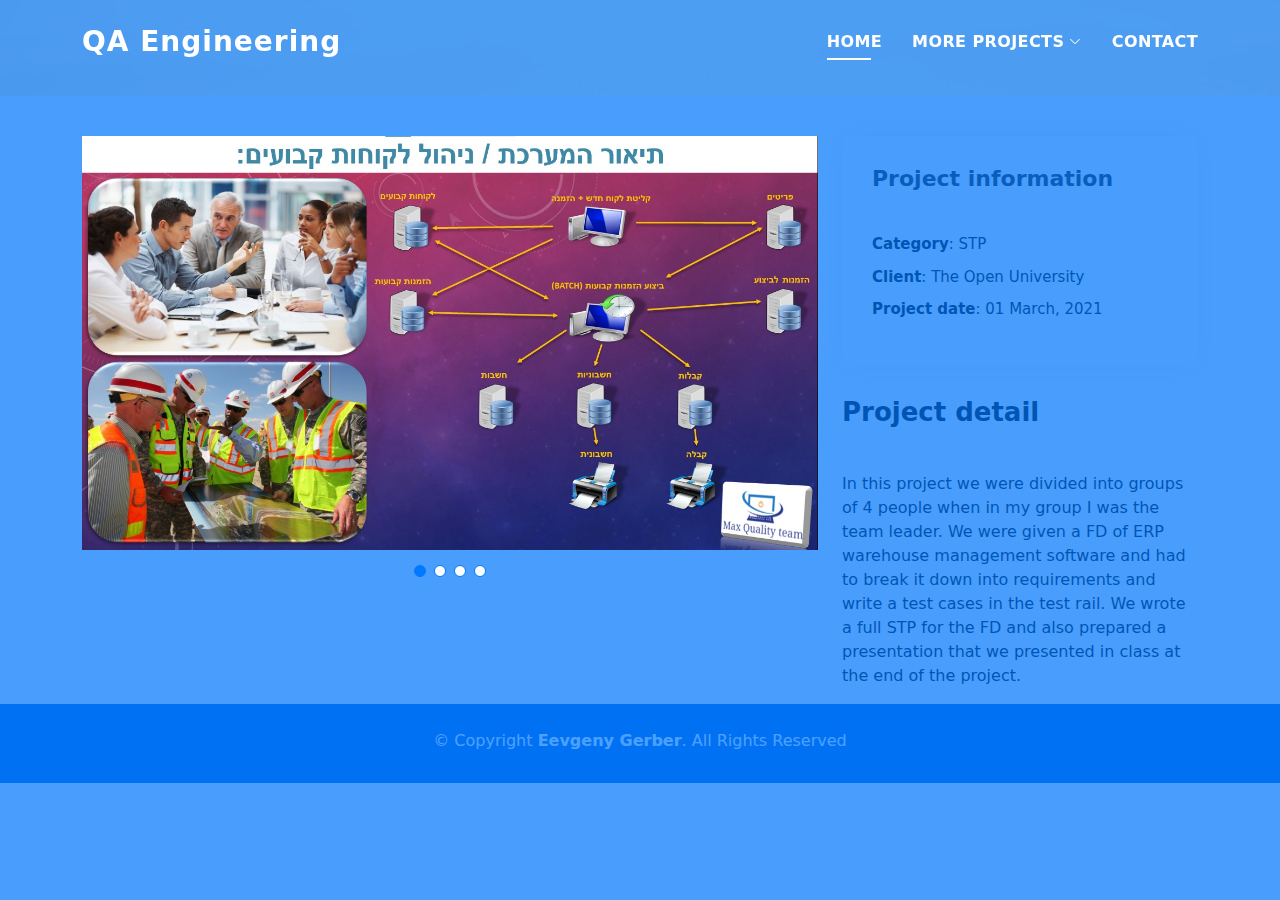
<file: portfolio-details.html>
<!DOCTYPE html>
<html lang="en">

<head>
  <meta charset="utf-8">
  <meta content="width=device-width, initial-scale=1.0" name="viewport">

  <title>Portfolio Details</title>
  <meta content="" name="description">
  <meta content="" name="keywords">

  <!-- Favicons -->
  <link href="assets/img/favicon.png" rel="icon">
  <link href="assets/img/apple-touch-icon.png" rel="apple-touch-icon">

  <!-- Vendor CSS Files -->
  <link href="assets/vendor/bootstrap/css/bootstrap.min.css" rel="stylesheet">
  <link href="assets/vendor/bootstrap-icons/bootstrap-icons.css" rel="stylesheet">
  <link href="assets/vendor/glightbox/css/glightbox.min.css" rel="stylesheet">
  <link href="assets/vendor/swiper/swiper-bundle.min.css" rel="stylesheet">

  <!-- Template Main CSS File -->
  <link href="assets/css/style.css" rel="stylesheet">

  <!-- =======================================================
  * Template Name: DevFolio - v4.6.0
  * Template URL: https://bootstrapmade.com/devfolio-bootstrap-portfolio-html-template/
  * Author: BootstrapMade.com
  * License: https://bootstrapmade.com/license/
  ======================================================== -->
</head>

<body>

  <!-- ======= Header ======= -->
  <header id="header" class="fixed-top">
    <div class="container d-flex align-items-center justify-content-between">

      <h1 class="logo"><a href="index.html">QA Engineering</a></h1>
      <!-- Uncomment below if you prefer to use an image logo -->
      <!-- <a href="index.html" class="logo"><img src="assets/img/logo.png" alt="" class="img-fluid"></a>-->

      <nav id="navbar" class="navbar">
        <ul>
          <li><a class="nav-link scrollto active" href="index.html">Home</a></li>
          
		  <li class="dropdown"><a href="#"><span>More projects</span> <i class="bi bi-chevron-down"></i></a>
            <ul>
              <li><a href="portfolio-details.html">STP Warehouse</a></li>
              
              <li><a href="‏‏portfolio-details 2.html">STR WEB</a></li>
              <li><a href="‏‏portfolio-details 3.html">STR Mobile</a></li>
              <li><a href="#">Soon More</a></li>
            </ul>
			<li><a href="index.html#contact">Contact</a></li>
          </li>
          
        </ul>
        <i class="bi bi-list mobile-nav-toggle"></i>
      </nav><!-- .navbar -->

    </div>
  </header><!-- End Header -->

  <div id="hero" class="intro intro-single route bg-image" style="background-image: url(assets/img/overlay-bg.jpg)">
    <div class="overlay-mf"></div>
    <div class="intro-content display-table">
      <div class="table-cell">
        </br>
	  </br>
	  </br>
	  </br>
        <!--<div class="container">
          <h2 class="intro-title mb-4">Portfolio Details</h2>
          <ol class="breadcrumb d-flex justify-content-center">
            <li class="breadcrumb-item">
              <a href="#" style="color:black">Home</a>
            </li>
            <li class="breadcrumb-item active" style="color:black">Portfolio Details</li>
          </ol>
        </div>-->
      </div>
    </div>
  </div>

  <main id="main">

    <!-- ======= Portfolio Details Section ======= -->
    <section id="portfolio-details" class="portfolio-details">
      <div class="container">

        <div class="row gy-4">

          <div class="col-lg-8">
            <div class="portfolio-details-slider swiper">
              <div class="swiper-wrapper align-items-center">

                <div class="swiper-slide">
                  <img src="assets/img/portfolio-details-1.jpg" alt="">
                </div>

                <div class="swiper-slide">
                  <img src="assets/img/portfolio-details-2.jpg" alt="">
                </div>

                <div class="swiper-slide">
                  <img src="assets/img/portfolio-details-3.jpg" alt="">
                </div>
				
				<div class="swiper-slide">
                  <img src="assets/img/‏‏‏‏portfolio-details-4.jpg" alt="">
                </div>

              </div>
              <div class="swiper-pagination"></div>
            </div>
          </div>
		  

          <div class="col-lg-4">
            <div class="portfolio-info">
              <h3>Project information</h3>
              <ul style="color:black">
                <li><strong>Category</strong>: STP</li>
                <li><strong>Client</strong>: The Open University</li>
                <li><strong>Project date</strong>: 01 March, 2021</li>
                
              </ul>
            </div>
            <div class="portfolio-description">
              <h2 style="color:black">Project detail</h2>
			  </br>
              <p style="color:black">
			  In this project we were divided into groups of 4 people when in my group I was the team leader. 
			  We were given a FD of ERP warehouse management software and had to break it down into requirements 
			  and write a test cases in the test rail. We wrote a full STP for the FD and also prepared 
			  a presentation that we presented in class at the end of the project.
              </p>
            </div>
          </div>
		  

        </div>

      </div>
    </section><!-- End Portfolio Details Section -->

  </main><!-- End #main -->

  <!-- ======= Footer ======= -->
  <footer>
    <div class="container">
      <div class="row">
        <div class="col-sm-12">
          <div class="copyright-box">
            <p class="copyright">&copy; Copyright <strong>Eevgeny Gerber</strong>. All Rights Reserved</p>
            <div class="credits">
              
   
            </div>
          </div>
        </div>
      </div>
    </div>
  </footer><!-- End  Footer -->

  <div id="preloader"></div>
  <a href="#" class="back-to-top d-flex align-items-center justify-content-center"><i class="bi bi-arrow-up-short"></i></a>

  <!-- Vendor JS Files -->
  <script src="assets/vendor/bootstrap/js/bootstrap.bundle.min.js"></script>
  <script src="assets/vendor/glightbox/js/glightbox.min.js"></script>
  <script src="assets/vendor/php-email-form/validate.js"></script>
  <script src="assets/vendor/purecounter/purecounter.js"></script>
  <script src="assets/vendor/swiper/swiper-bundle.min.js"></script>
  <script src="assets/vendor/typed.js/typed.min.js"></script>

  <!-- Template Main JS File -->
  <script src="assets/js/main.js"></script>

</body>

</html>
</file>
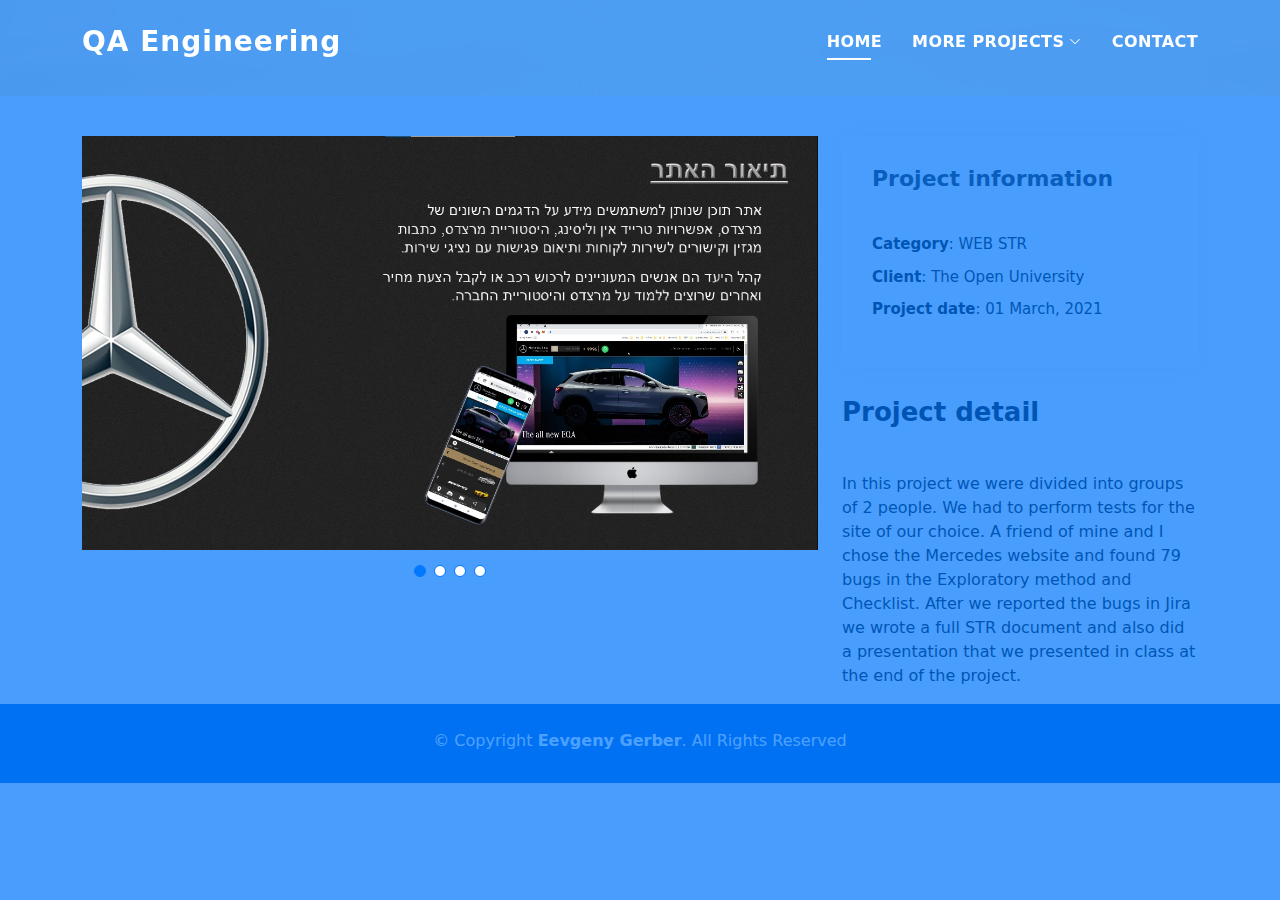
<file: ‏‏portfolio-details 2.html>
<!DOCTYPE html>
<html lang="en">

<head>
  <meta charset="utf-8">
  <meta content="width=device-width, initial-scale=1.0" name="viewport">

  <title>Portfolio Details</title>
  <meta content="" name="description">
  <meta content="" name="keywords">

  <!-- Favicons -->
  <link href="assets/img/favicon.png" rel="icon">
  <link href="assets/img/apple-touch-icon.png" rel="apple-touch-icon">

  <!-- Vendor CSS Files -->
  <link href="assets/vendor/bootstrap/css/bootstrap.min.css" rel="stylesheet">
  <link href="assets/vendor/bootstrap-icons/bootstrap-icons.css" rel="stylesheet">
  <link href="assets/vendor/glightbox/css/glightbox.min.css" rel="stylesheet">
  <link href="assets/vendor/swiper/swiper-bundle.min.css" rel="stylesheet">

  <!-- Template Main CSS File -->
  <link href="assets/css/style.css" rel="stylesheet">

  <!-- =======================================================
  * Template Name: DevFolio - v4.6.0
  * Template URL: https://bootstrapmade.com/devfolio-bootstrap-portfolio-html-template/
  * Author: BootstrapMade.com
  * License: https://bootstrapmade.com/license/
  ======================================================== -->
</head>

<body>

  <!-- ======= Header ======= -->
  <header id="header" class="fixed-top">
    <div class="container d-flex align-items-center justify-content-between">

      <h1 class="logo"><a href="index.html">QA Engineering</a></h1>
      <!-- Uncomment below if you prefer to use an image logo -->
      <!-- <a href="index.html" class="logo"><img src="assets/img/logo.png" alt="" class="img-fluid"></a>-->

      <nav id="navbar" class="navbar">
        <ul>
          <li><a class="nav-link scrollto active" href="index.html">Home</a></li>
          
		  <li class="dropdown"><a href="#"><span>More projects</span> <i class="bi bi-chevron-down"></i></a>
            <ul>
              <li><a href="portfolio-details.html">STP Warehouse</a></li>
              
              <li><a href="‏‏portfolio-details 2.html">STR WEB</a></li>
              <li><a href="‏‏portfolio-details 3.html">STR Mobile</a></li>
              <li><a href="#">Soon More</a></li>
			  
            </ul>
			<li><a href="index.html#contact">Contact</a></li>
          </li>
          
        </ul>
        <i class="bi bi-list mobile-nav-toggle"></i>
      </nav><!-- .navbar -->

    </div>
  </header><!-- End Header -->

  <div class="intro intro-single route bg-image" style="background-image: url(assets/img/overlay-bg.jpg)">
    <div class="overlay-mf"></div>
    <div class="intro-content display-table">
      <div class="table-cell">
        </br>
	  </br>
	  </br>
	  </br>
        <!--<div class="container">
          <h2 class="intro-title mb-4">Portfolio Details</h2>
          <ol class="breadcrumb d-flex justify-content-center">
            <li class="breadcrumb-item">
              <a href="#" style="color:black">Home</a>
            </li>
            <li class="breadcrumb-item active" style="color:black">Portfolio Details</li>
          </ol>
        </div>-->
      </div>
    </div>
  </div>

  <main id="main">

    <!-- ======= Portfolio Details Section ======= -->
    <section id="portfolio-details" class="portfolio-details">
      <div class="container">

        <div class="row gy-4">

          <div class="col-lg-8">
            <div class="portfolio-details-slider swiper">
              <div class="swiper-wrapper align-items-center">

                <div class="swiper-slide">
                  <img src="assets/img/‏‏‏‏portfolio-details-5.jpg" alt="">
                </div>

                <div class="swiper-slide">
                  <img src="assets/img/‏‏‏‏portfolio-details-6.jpg" alt="">
                </div>

                <div class="swiper-slide">
                  <img src="assets/img/‏‏‏‏portfolio-details-7.jpg" alt="">
                </div>
				
				<div class="swiper-slide">
                  <img src="assets/img/‏‏‏‏portfolio-details-8.jpg" alt="">
                </div>

              </div>
              <div class="swiper-pagination"></div>
            </div>
          </div>

          <div class="col-lg-4">
            <div class="portfolio-info" style="color:black">
              <h3>Project information</h3>
              <ul>
                <li><strong>Category</strong>: WEB STR</li>
                <li><strong>Client</strong>: The Open University</li>
                <li><strong>Project date</strong>: 01 March, 2021</li>
                
              </ul>
            </div>
            <div class="portfolio-description">
              <h2 style="color:black">Project detail</h2>
			  </br>
              <p style="color:black">
			  In this project we were divided into groups of 2 people. 
			  We had to perform tests for the site of our choice. 
			  A friend of mine and I chose the Mercedes website and found 79 bugs in the Exploratory method and Checklist. 
			  After we reported the bugs in Jira we wrote a full STR document and also 
			  did a presentation that we presented in class at the end of the project.
              </p>
            </div>
          </div>

        </div>

      </div>
    </section><!-- End Portfolio Details Section -->

  </main><!-- End #main -->

  <!-- ======= Footer ======= -->
  <footer>
    <div class="container">
      <div class="row">
        <div class="col-sm-12">
          <div class="copyright-box">
            <p class="copyright">&copy; Copyright <strong>Eevgeny Gerber</strong>. All Rights Reserved</p>
            <div class="credits">
              
            </div>
          </div>
        </div>
      </div>
    </div>
  </footer><!-- End  Footer -->

  <div id="preloader"></div>
  <a href="#" class="back-to-top d-flex align-items-center justify-content-center"><i class="bi bi-arrow-up-short"></i></a>

  <!-- Vendor JS Files -->
  <script src="assets/vendor/bootstrap/js/bootstrap.bundle.min.js"></script>
  <script src="assets/vendor/glightbox/js/glightbox.min.js"></script>
  <script src="assets/vendor/php-email-form/validate.js"></script>
  <script src="assets/vendor/purecounter/purecounter.js"></script>
  <script src="assets/vendor/swiper/swiper-bundle.min.js"></script>
  <script src="assets/vendor/typed.js/typed.min.js"></script>

  <!-- Template Main JS File -->
  <script src="assets/js/main.js"></script>

</body>

</html>
</file>
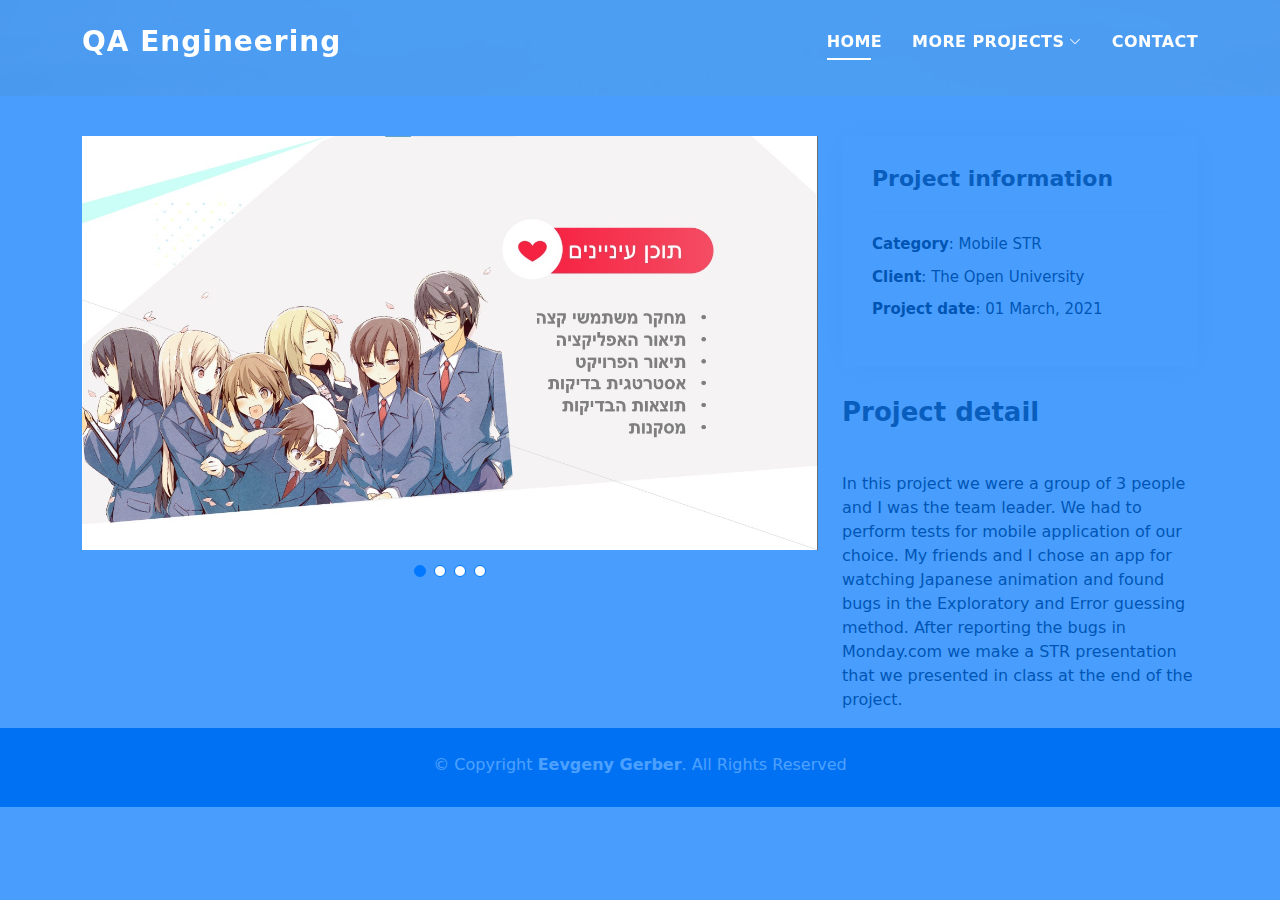
<file: ‏‏portfolio-details 3.html>
<!DOCTYPE html>
<html lang="en">

<head>
  <meta charset="utf-8">
  <meta content="width=device-width, initial-scale=1.0" name="viewport">

  <title>Portfolio Details</title>
  <meta content="" name="description">
  <meta content="" name="keywords">

  <!-- Favicons -->
  <link href="assets/img/favicon.png" rel="icon">
  <link href="assets/img/apple-touch-icon.png" rel="apple-touch-icon">

  <!-- Vendor CSS Files -->
  <link href="assets/vendor/bootstrap/css/bootstrap.min.css" rel="stylesheet">
  <link href="assets/vendor/bootstrap-icons/bootstrap-icons.css" rel="stylesheet">
  <link href="assets/vendor/glightbox/css/glightbox.min.css" rel="stylesheet">
  <link href="assets/vendor/swiper/swiper-bundle.min.css" rel="stylesheet">

  <!-- Template Main CSS File -->
  <link href="assets/css/style.css" rel="stylesheet">

  <!-- =======================================================
  * Template Name: DevFolio - v4.6.0
  * Template URL: https://bootstrapmade.com/devfolio-bootstrap-portfolio-html-template/
  * Author: BootstrapMade.com
  * License: https://bootstrapmade.com/license/
  ======================================================== -->
</head>

<body>

  <!-- ======= Header ======= -->
  <header id="header" class="fixed-top">
    <div class="container d-flex align-items-center justify-content-between">

      <h1 class="logo"><a href="index.html">QA Engineering</a></h1>
      <!-- Uncomment below if you prefer to use an image logo -->
      <!-- <a href="index.html" class="logo"><img src="assets/img/logo.png" alt="" class="img-fluid"></a>-->

      <nav id="navbar" class="navbar">
        <ul>
          <li><a class="nav-link scrollto active" href="index.html">Home</a></li>
          
		  <li class="dropdown"><a href="#"><span>More projects</span> <i class="bi bi-chevron-down"></i></a>
            <ul>
              <li><a href="portfolio-details.html">STP Warehouse</a></li>
              
              <li><a href="‏‏portfolio-details 2.html">STR WEB</a></li>
              <li><a href="‏‏portfolio-details 3.html">STR Mobile</a></li>
              <li><a href="#">Soon More</a></li>
            </ul>
			<li><a href="index.html#contact">Contact</a></li>
          </li>
          
        </ul>
        <i class="bi bi-list mobile-nav-toggle"></i>
      </nav><!-- .navbar -->

    </div>
  </header><!-- End Header -->

  <div id="hero" class="intro intro-single route bg-image" style="background-image: url(assets/img/overlay-bg.jpg)">
    <div class="overlay-mf"></div>
    <div class="intro-content display-table">
      <div class="table-cell">
        </br>
	  </br>
	  </br>
	  </br>
        <!--<div class="container">
          <h2 class="intro-title mb-4">Portfolio Details</h2>
          <ol class="breadcrumb d-flex justify-content-center">
            <li class="breadcrumb-item">
              <a href="#" style="color:black">Home</a>
            </li>
            <li class="breadcrumb-item active" style="color:black">Portfolio Details</li>
          </ol>
        </div>-->
      </div>
    </div>
  </div>

  <main id="main">

    <!-- ======= Portfolio Details Section ======= -->
    <section id="portfolio-details" class="portfolio-details">
      <div class="container">

        <div class="row gy-4">

          <div class="col-lg-8">
            <div class="portfolio-details-slider swiper">
              <div class="swiper-wrapper align-items-center">

                <div class="swiper-slide">
                  <img src="assets/img/‏‏‏‏portfolio-details-9.jpg" alt="">
                </div>

                <div class="swiper-slide">
                  <img src="assets/img/‏‏‏‏portfolio-details-10.jpg" alt="">
                </div>

                <div class="swiper-slide">
                  <img src="assets/img/‏‏‏‏portfolio-details-11.jpg" alt="">
                </div>
				
				<div class="swiper-slide">
                  <img src="assets/img/‏‏‏‏portfolio-details-12.jpg" alt="">
                </div>

              </div>
              <div class="swiper-pagination"></div>
            </div>
          </div>
		  

          <div class="col-lg-4">
            <div class="portfolio-info" style="color:black">
              <h3>Project information</h3>
              <ul>
                <li><strong>Category</strong>: Mobile STR</li>
                <li><strong>Client</strong>: The Open University</li>
                <li><strong>Project date</strong>: 01 March, 2021</li>
                
              </ul>
            </div>
            <div class="portfolio-description" style="color:black">
              <h2>Project detail</h2>
			  </br>
              <p>
			  In this project we were a group of 3 people and I was the team leader. 
			  We had to perform tests for mobile application of our choice. My friends and I chose an app for 
			  watching Japanese animation and found bugs in the Exploratory and Error guessing method. After 
			  reporting the bugs in Monday.com we make a STR presentation that we presented in class at the end of the project.
              </p>
            </div>
          </div>
		  

        </div>

      </div>
    </section><!-- End Portfolio Details Section -->

  </main><!-- End #main -->

  <!-- ======= Footer ======= -->
  <footer>
    <div class="container">
      <div class="row">
        <div class="col-sm-12">
          <div class="copyright-box">
            <p class="copyright">&copy; Copyright <strong>Eevgeny Gerber</strong>. All Rights Reserved</p>
            <div class="credits">
              
            </div>
          </div>
        </div>
      </div>
    </div>
  </footer><!-- End  Footer -->

  <div id="preloader"></div>
  <a href="#" class="back-to-top d-flex align-items-center justify-content-center"><i class="bi bi-arrow-up-short"></i></a>

  <!-- Vendor JS Files -->
  <script src="assets/vendor/bootstrap/js/bootstrap.bundle.min.js"></script>
  <script src="assets/vendor/glightbox/js/glightbox.min.js"></script>
  <script src="assets/vendor/php-email-form/validate.js"></script>
  <script src="assets/vendor/purecounter/purecounter.js"></script>
  <script src="assets/vendor/swiper/swiper-bundle.min.js"></script>
  <script src="assets/vendor/typed.js/typed.min.js"></script>

  <!-- Template Main JS File -->
  <script src="assets/js/main.js"></script>

</body>

</html>
</file>
<file: assets/css/style.css>
/**
* Template Name: DevFolio - v4.6.0
* Template URL: https://bootstrapmade.com/devfolio-bootstrap-portfolio-html-template/
* Author: BootstrapMade.com
* License: https://bootstrapmade.com/license/
*/

/*--------------------------------------------------------------
# General
--------------------------------------------------------------*/
body {
  background-color: #f5f5f5;
  color: #4e4e4e;
}

h1,
h2,
h3,
h4,
h5,
h6 {
  color: #1e1e1e;
}

a {
  color: #1e1e1e;
  text-decoration: none;
  transition: all 0.5s ease-in-out;
}
a:hover {
  color: #0078ff;
  text-decoration: none;
  transition: all 0.5s ease-in-out;
}

.p-r {
  position: relative;
}

.color-a {
  text-decoration: none;
  color: #0078ff;
}

.color-d {
  color: #f5f5f5;
}

.color-text-a {
  text-decoration: none;
  color: #4e4e4e;
}

.box-shadow, .card-blog, .work-box, .service-box, .paralax-mf {
  box-shadow: 0 13px 8px -10px rgba(0, 0, 0, 0.1);
}

.box-shadow-a, .button:hover {
  text-decoration: none;
  box-shadow: 0 0 0 4px #cde1f8;
}

.display-5 {
  font-size: 2.5rem;
  font-weight: 300;
  line-height: 1.1;
}

.display-6 {
  font-size: 2rem;
  font-weight: 300;
  line-height: 1.1;
}

.avatar {
  width: 32px;
  height: 32px;
  margin-right: 4px;
  overflow: hidden;
}

.bg-image {
  background-repeat: no-repeat;
  background-attachment: fixed;
  background-size: cover;
  background-position: center center;
}
@media (max-width: 1024px) {
  .bg-image {
    background-attachment: scroll;
  }
}

.overlay-mf {
  background-color: #0078ff;
}

.overlay-mf {
  position: absolute;
  top: 0;
  left: 0px;
  padding: 0;
  height: 100%;
  width: 100%;
  opacity: 0.7;
}

.paralax-mf {
  position: relative;
  padding: 8rem 0;
}

.display-table {
  width: 100%;
  height: 100%;
  display: table;
}

.table-cell {
  display: table-cell;
  vertical-align: middle;
}

/*--/ Sections /--*/
.sect-4 {
  padding: 4rem 0;
}

.sect-pt4 {
  padding-top: 4rem;
}

.sect-mt4 {
  margin-top: 4rem;
}

/*--/ Title s /--*/
.title-s {
  font-weight: 600;
  color: #1e1e1e;
  font-size: 1.1rem;
}

/*--/ Title A /--*/
.title-box {
  margin-bottom: 4rem;
}

.title-a {
  text-decoration: none;
  font-size: 3rem;
  font-weight: bold;
  text-transform: uppercase;
}
.title-b {
  text-decoration: none;
  font-size: 2rem;
  font-weight: bold;
  text-transform: uppercase;
}

.subtitle-a {
  text-decoration: none;
  color: #4e4e4e;
}

.line-mf {
  width: 40px;
  height: 5px;
  background-color: #0078ff;
  margin: 0 auto;
}

/*--/ Title Left /--*/
.title-box-2 {
  margin-bottom: 3rem;
}

.title-left {
  font-size: 2rem;
  position: relative;
}
.title-left:before {
  content: "";
  position: absolute;
  height: 3px;
  background-color: #0078ff;
  width: 100px;
  bottom: -12px;
}
.title-left2 {
  font-size: 1.5rem;
  position: relative;
}
.title-left2:before {
  content: "";
  position: absolute;
  height: 3px;
  background-color: #0078ff;
  width: 100px;
  bottom: -12px;
}

/*------/ Box /------*/
.box-pl2 {
  padding-left: 2rem;
}

.box-shadow-full {
  padding: 3rem 1.25rem;
  position: relative;
  background-color: #fff;
  margin-bottom: 3rem;
  z-index: 2;
  box-shadow: 0 1px 1px 0 rgba(0, 0, 0, 0.06), 0 2px 5px 0 rgba(0, 0, 0, 0.2);
}
@media (min-width: 768px) {
  .box-shadow-full {
    padding: 3rem;
  }
}

/*------/ Socials /------*/
.socials {
  padding: 1.5rem 0;
}
.socials ul li {
  display: inline-block;
}
.socials .ico-circle {
  height: 40px;
  width: 40px;
  font-size: 1.2rem;
  border-radius: 50%;
  line-height: 2;
  margin: 0 15px 0 0;
  box-shadow: 0 0 0 3px #0078ff;
  transition: all 500ms ease;
}
.socials .ico-circle:hover {
  background-color: #0078ff;
  color: #fff;
  box-shadow: 0 0 0 3px #cde1f8;
  transition: all 500ms ease;
}

/*------/ Ul resect /------*/
.ul-resect, .widget-tags ul, .widget-sidebar .list-sidebar, .box-comments .list-comments, .blog-wrapper .post-meta ul, .list-ico, .socials ul {
  list-style: none;
  padding-left: 0;
  margin-bottom: 0;
}

.list-ico {
  line-height: 2;
}
.list-ico span {
  color: #0078ff;
  margin-right: 10px;
}

/*------/ Ico Circle /------*/
.ico-circle {
  height: 100px;
  width: 100px;
  font-size: 2rem;
  border-radius: 50%;
  line-height: 1.55;
  margin: 0 auto;
  text-align: center;
  box-shadow: 0 0 0 10px #0078ff;
  display: block;
}

/*------/ Owl Carousel /------*/
.owl-theme .owl-dots {
  text-align: center;
  margin-top: 18px;
}
.owl-theme .owl-dots .owl-dot {
  display: inline-block;
}
.owl-theme .owl-dots .owl-dot span {
  width: 18px;
  height: 7px;
  margin: 5px 5px;
  background: #cde1f8;
  border: 0px solid #cde1f8;
  display: block;
  transition: all 0.6s ease-in-out;
  cursor: pointer;
}
.owl-theme .owl-dots .owl-dot:hover span {
  background-color: #cde1f8;
}
.owl-theme .owl-dots .owl-dot.active span {
  background-color: #1B1B1B;
  width: 25px;
}

/*--/ Scrolltop s /--*/
.scrolltop-mf {
  position: relative;
  display: none;
}
.scrolltop-mf span {
  z-index: 999;
  position: fixed;
  width: 42px;
  height: 42px;
  background-color: #0078ff;
  opacity: 0.7;
  font-size: 1.6rem;
  line-height: 1.5;
  text-align: center;
  color: #fff;
  top: auto;
  left: auto;
  right: 30px;
  bottom: 50px;
  cursor: pointer;
  border-radius: 50%;
}

/*--------------------------------------------------------------
# Back to top button
--------------------------------------------------------------*/
.back-to-top {
  position: fixed;
  visibility: hidden;
  opacity: 0;
  right: 15px;
  bottom: 15px;
  z-index: 996;
  background: #0078ff;
  width: 40px;
  height: 40px;
  border-radius: 50px;
  transition: all 0.4s;
}
.back-to-top i {
  font-size: 28px;
  color: #fff;
  line-height: 0;
}
.back-to-top:hover {
  background: #298eff;
  color: #fff;
}
.back-to-top.active {
  visibility: visible;
  opacity: 1;
}

/*------/ Prelaoder /------*/
#preloader {
  position: fixed;
  top: 0;
  left: 0;
  right: 0;
  bottom: 0;
  z-index: 9999;
  overflow: hidden;
  background: #fff;
}

#preloader:before {
  content: "";
  position: fixed;
  top: calc(50% - 30px);
  left: calc(50% - 30px);
  border: 6px solid #f2f2f2;
  border-top: 6px solid #0078ff;
  border-radius: 50%;
  width: 60px;
  height: 60px;
  -webkit-animation: animate-preloader 1s linear infinite;
  animation: animate-preloader 1s linear infinite;
}

@-webkit-keyframes animate-preloader {
  0% {
    transform: rotate(0deg);
  }
  100% {
    transform: rotate(360deg);
  }
}

@keyframes animate-preloader {
  0% {
    transform: rotate(0deg);
  }
  100% {
    transform: rotate(360deg);
  }
}
/*------/ Button /------*/
.button {
  display: inline-block;
  padding: 0.3rem 0.6rem;
  text-align: center;
  vertical-align: middle;
  -webkit-user-select: none;
  -moz-user-select: none;
  user-select: none;
  font-size: 1.5rem;
  border-radius: 0.3rem;
  border: 1px solid transparent;
  transition: all 500ms ease;
  cursor: pointer;
}
.button:focus {
  outline: 0;
}
.button:hover {
  background-color: #0062d3;
  color: #fff;
  transition: all 500ms ease;
}

.button-a {
  text-decoration: none;
  background-color: #0078ff;
  color: #fff;
  border-color: #cde1f8;
}

.button-big {
  padding: 0.9rem 2.3rem;
  font-size: 1.2rem;
}

.button-rouded {
  border-radius: 5rem;
}

.btn-lg {
  padding: 0.5rem 1rem;
  font-size: 1.25rem;
  line-height: 1.5;
  border-radius: 0.3rem;
}

/*--------------------------------------------------------------
# Header
--------------------------------------------------------------*/
#header {
  transition: all 0.5s;
  z-index: 997;
  padding: 20px 0;
}
#header .logo {
  font-size: 28px;
  margin: 0;
  padding: 0;
  font-weight: 600;
  letter-spacing: 1px;
}
#header .logo a {
  color: #fff;
}
#header .logo img {
  max-height: 40px;
}
#header.header-scrolled {
  background: rgba(0, 0, 0, 0.9);
  padding: 12px 0;
}

/*--------------------------------------------------------------
# Navigation Menu
--------------------------------------------------------------*/
/**
* Desktop Navigation 
*/
.navbar {
  padding: 0;
}
.navbar ul {
  margin: 0;
  padding: 0;
  display: flex;
  list-style: none;
  align-items: center;
}
.navbar li {
  position: relative;
}
.navbar > ul > li {
  white-space: nowrap;
  padding: 10px 0 10px 30px;
}
.navbar a, .navbar a:focus {
  display: flex;
  align-items: center;
  justify-content: space-between;
  color: #fff;
  font-size: 16px;
  font-weight: 600;
  padding: 0;
  white-space: nowrap;
  transition: 0.3s;
  letter-spacing: 0.4px;
  position: relative;
  text-transform: uppercase;
}
.navbar a i, .navbar a:focus i {
  font-size: 12px;
  line-height: 0;
  margin-left: 5px;
}
.navbar > ul > li > a:before {
  content: "";
  position: absolute;
  width: 100%;
  height: 2px;
  bottom: -6px;
  left: 0;
  width: 0;
  background-color: #fff;
  visibility: hidden;
  transition: all 0.3s ease-in-out 0s;
}
.navbar a:hover:before, .navbar li:hover > a:before, .navbar .active:before {
  visibility: visible;
  width: 80%;
}
.navbar a:hover, .navbar .active, .navbar .active:focus, .navbar li:hover > a {
  color: #fff;
}
.navbar .dropdown ul {
  display: block;
  position: absolute;
  left: 30px;
  top: calc(100% + 30px);
  margin: 0;
  padding: 10px 0;
  z-index: 99;
  opacity: 0;
  visibility: hidden;
  background: #fff;
  box-shadow: 0px 0px 30px rgba(127, 137, 161, 0.25);
  transition: 0.3s;
}
.navbar .dropdown ul li {
  min-width: 200px;
}
.navbar .dropdown ul a {
  padding: 10px 20px;
  font-size: 14px;
  text-transform: none;
  color: #4e4e4e;
}
.navbar .dropdown ul a i {
  font-size: 12px;
}
.navbar .dropdown ul a:hover, .navbar .dropdown ul .active:hover, .navbar .dropdown ul li:hover > a {
  color: #0078ff;
}
.navbar .dropdown:hover > ul {
  opacity: 1;
  top: 100%;
  visibility: visible;
}
.navbar .dropdown .dropdown ul {
  top: 0;
  left: calc(100% - 30px);
  visibility: hidden;
}
.navbar .dropdown .dropdown:hover > ul {
  opacity: 1;
  top: 0;
  left: 100%;
  visibility: visible;
}
@media (max-width: 1366px) {
  .navbar .dropdown .dropdown ul {
    left: -90%;
  }
  .navbar .dropdown .dropdown:hover > ul {
    left: -100%;
  }
}

/**
* Mobile Navigation 
*/
.mobile-nav-toggle {
  color: #fff;
  font-size: 28px;
  cursor: pointer;
  display: none;
  line-height: 0;
  transition: 0.5s;
}

@media (max-width: 991px) {
  .mobile-nav-toggle {
    display: block;
  }

  .navbar ul {
    display: none;
  }
}
.navbar-mobile {
  position: fixed;
  overflow: hidden;
  top: 0;
  right: 0;
  left: 0;
  bottom: 0;
  background: rgba(78, 78, 78, 0.9);
  transition: 0.3s;
  z-index: 999;
}
.navbar-mobile .mobile-nav-toggle {
  position: absolute;
  top: 15px;
  right: 15px;
}
.navbar-mobile ul {
  display: block;
  position: absolute;
  top: 55px;
  right: 15px;
  bottom: 15px;
  left: 15px;
  padding: 10px 0;
  background-color: #fff;
  overflow-y: auto;
  transition: 0.3s;
}
.navbar-mobile > ul > li {
  padding: 0;
}
.navbar-mobile a:hover:before, .navbar-mobile li:hover > a:before, .navbar-mobile .active:before {
  visibility: hidden;
}
.navbar-mobile a, .navbar-mobile a:focus {
  padding: 10px 20px;
  font-size: 15px;
  color: #4e4e4e;
}
.navbar-mobile a:hover, .navbar-mobile .active, .navbar-mobile li:hover > a {
  color: #0078ff;
}
.navbar-mobile .getstarted, .navbar-mobile .getstarted:focus {
  margin: 15px;
}
.navbar-mobile .dropdown ul {
  position: static;
  display: none;
  margin: 10px 20px;
  padding: 10px 0;
  z-index: 99;
  opacity: 1;
  visibility: visible;
  background: #fff;
  box-shadow: 0px 0px 30px rgba(127, 137, 161, 0.25);
}
.navbar-mobile .dropdown ul li {
  min-width: 200px;
}
.navbar-mobile .dropdown ul a {
  padding: 10px 20px;
}
.navbar-mobile .dropdown ul a i {
  font-size: 12px;
}
.navbar-mobile .dropdown ul a:hover, .navbar-mobile .dropdown ul .active:hover, .navbar-mobile .dropdown ul li:hover > a {
  color: #0078ff;
}
.navbar-mobile .dropdown > .dropdown-active {
  display: block;
}

/*--------------------------------------------------------------
# Hero Section
--------------------------------------------------------------*/
.hero {
  height: 100vh;
  position: relative;
  color: #fff;
}
.hero .hero-content {
  text-align: center;
  position: absolute;
}
.hero .overlay-itro {
  background-color: rgba(0, 0, 0, 0.6);
  position: absolute;
  top: 0;
  left: 0px;
  padding: 0;
  height: 100%;
  width: 100%;
  opacity: 0.9;
}
.hero .hero-title {
  color: #fff;
  font-weight: 600;
  font-size: 3rem;
}
@media (min-width: 768px) {
  .hero .hero-title {
    font-size: 4.5rem;
  }
}
.hero .hero-subtitle {
  font-size: 1.5rem;
  font-weight: 600;
}
@media (min-width: 768px) {
  .hero .hero-subtitle {
    font-size: 2.5rem;
  }
}
.hero .text-slider-items {
  display: none;
}

.hero-single {
  height: 350px;
}
.hero-single .hero-content {
  margin-top: 30px;
}
.hero-single .hero-title {
  text-transform: uppercase;
  font-size: 3rem;
}
@media (min-width: 768px) {
  .hero-single .hero-title {
    font-size: 3.5rem;
  }
}
.hero-single .breadcrumb {
  background-color: transparent;
  color: #0078ff;
}
.hero-single .breadcrumb .breadcrumb-item:before {
  color: #cde1f8;
}
.hero-single .breadcrumb .breadcrumb-item.active {
  color: #cde1f8;
}
.hero-single .breadcrumb a {
  color: #fff;
}

/*--------------------------------------------------------------
# About
--------------------------------------------------------------*/
.about-mf .box-shadow-full {
  padding-top: 4rem;
  padding-bottom: 4rem;
}
.about-mf .about-img {
  margin-bottom: 2rem;
}
.about-mf .about-img img {
  margin-left: 10px;
}
@media (min-width: 767px) {
  .about-mf .box-pl2 {
    margin-top: 3rem;
    padding-left: 0rem;
  }
}

.skill-mf span {
  color: #4e4e4e;
}
.skill-mf .progress {
  background-color: #cde1f8;
  margin: 0.5rem 0 1.2rem 0;
  border-radius: 0;
  height: 0.7rem;
}
.skill-mf .progress .progress-bar {
  height: 0.7rem;
  background-color: #0078ff;
}

/*--------------------------------------------------------------
# Services
--------------------------------------------------------------*/
.service-box {
  background-color: #fff;
  padding: 2.5rem 1.3rem;
  border-radius: 1rem;
  margin-bottom: 3rem;
  text-align: center;
}
.service-box:hover .ico-circle {
  transition: all 500ms ease;
  color: #fff;
  background-color: #0078ff;
  box-shadow: 0 0 0 10px #cde1f8;
}
.service-box .service-ico {
  margin-bottom: 1rem;
  color: #1e1e1e;
}
.service-box .ico-circle {
  transition: all 500ms ease;
  display: inline-flex;
  align-items: center;
  justify-content: center;
}
.service-box .ico-circle i {
  line-height: 0;
  font-size: 40px;
}
.service-box .s-title {
  font-size: 1.4rem;
  text-transform: uppercase;
  text-align: center;
  padding: 0.4rem 0;
}
.service-box .s-description {
  color: #4e4e4e;
}

/*--------------------------------------------------------------
# Counter
--------------------------------------------------------------*/
.counter-box {
  color: #fff;
  text-align: center;
}
@media (min-width: 577px) {
  .counter-box {
    margin-bottom: 1.8rem;
  }
}

.counter-ico {
  margin-bottom: 1rem;
}
.counter-ico .ico-circle {
  height: 60px;
  width: 60px;
  line-height: 1.5;
  box-shadow: 0 0 0 10px #cde1f8;
}

.counter-num .counter {
  font-size: 2rem;
  margin-bottom: 0;
}

/*--------------------------------------------------------------
# Portfolio
--------------------------------------------------------------*/
.work-box {
  margin-bottom: 3rem;
  -webkit-backface-visibility: hidden;
  backface-visibility: hidden;
  background-color: #fff;
}
.work-box:hover img {
  transform: scale(1.3);
}

.work-img {
  display: block;
  overflow: hidden;
}
.work-img img {
  transition: all 1s;
}

.work-content {
  padding: 2rem 3% 1rem 4%;
}
.work-content .w-more {
  color: #4e4e4e;
  font-size: 0.8rem;
}
.work-content .w-more .w-ctegory {
  color: #0078ff;
}
.work-content .w-like {
  font-size: 2.5rem;
  color: #0078ff;
  float: right;
}
.work-content .w-like a {
  color: #0078ff;
}
.work-content .w-like .num-like {
  font-size: 0.7rem;
}

.w-title {
  font-size: 1.2rem;
}

/*--------------------------------------------------------------
# Portfolio Details
--------------------------------------------------------------*/
.portfolio-details {
  padding-top: 40px;
}
.portfolio-details .portfolio-details-slider img {
  width: 100%;
}
.portfolio-details .portfolio-details-slider .swiper-pagination {
  margin-top: 20px;
  position: relative;
}
.portfolio-details .portfolio-details-slider .swiper-pagination .swiper-pagination-bullet {
  width: 12px;
  height: 12px;
  background-color: #fff;
  opacity: 1;
  border: 1px solid #0078ff;
}
.portfolio-details .portfolio-details-slider .swiper-pagination .swiper-pagination-bullet-active {
  background-color: #0078ff;
}
.portfolio-details .portfolio-info {
  padding: 30px;
  box-shadow: 0px 0 30px rgba(78, 78, 78, 0.08);
}
.portfolio-details .portfolio-info h3 {
  font-size: 22px;
  font-weight: 700;
  margin-bottom: 20px;
  padding-bottom: 20px;
  border-bottom: 1px solid #eee;
}
.portfolio-details .portfolio-info ul {
  list-style: none;
  padding: 0;
  font-size: 15px;
}
.portfolio-details .portfolio-info ul li + li {
  margin-top: 10px;
}
.portfolio-details .portfolio-description {
  padding-top: 30px;
}
.portfolio-details .portfolio-description h2 {
  font-size: 26px;
  font-weight: 700;
  margin-bottom: 20px;
}
.portfolio-details .portfolio-description p {
  padding: 0;
}

/*--------------------------------------------------------------
# Testimonials
--------------------------------------------------------------*/
.testimonial-box {
  color: #fff;
  text-align: center;
}
.testimonial-box .author-test {
  margin-top: 1rem;
}
.testimonial-box .author-test img {
  margin: 0 auto;
}
.testimonial-box .author {
  color: #fff;
  text-transform: uppercase;
  font-weight: 600;
  margin: 1rem 0;
  display: block;
  font-size: 1.4rem;
}
.testimonial-box .comit {
  font-size: 2rem;
  color: #0078ff;
  background-color: #fff;
  width: 52px;
  height: 52px;
  display: block;
  margin: 0 auto;
  border-radius: 50%;
  line-height: 1.6;
}
@media (min-width: 768px) {
  .testimonial-box .description {
    padding: 0 5rem;
  }
}
@media (min-width: 992px) {
  .testimonial-box .description {
    padding: 0 8rem;
  }
}
@media (min-width: 1200px) {
  .testimonial-box .description {
    padding: 0 13rem;
  }
}

.swiper-pagination {
  margin-top: 20px;
  position: relative;
}
.swiper-pagination .swiper-pagination-bullet {
  width: 12px;
  height: 12px;
  background-color: rgba(255, 255, 255, 0.4);
  opacity: 1;
}
.swiper-pagination .swiper-pagination-bullet-active {
  background-color: #fff;
}

/*--------------------------------------------------------------
# Contact
--------------------------------------------------------------*/
.footer-paralax {
  padding: 4rem 0 0 0;
}

.contact-mf {
  margin-top: 4rem;
}
@media (min-width: 767px) {
  .contact-mf .box-pl2 {
    margin-top: 3rem;
    padding-left: 0rem;
  }
}

.php-email-form .error-message {
  display: none;
  color: #fff;
  background: #ed3c0d;
  text-align: center;
  padding: 15px;
  font-weight: 600;
}
.php-email-form .sent-message {
  display: none;
  color: #fff;
  background: #18d26e;
  text-align: center;
  padding: 15px;
  font-weight: 600;
}
.php-email-form .loading {
  display: none;
  background: #fff;
  text-align: center;
  padding: 15px;
}
.php-email-form .loading:before {
  content: "";
  display: inline-block;
  border-radius: 50%;
  width: 24px;
  height: 24px;
  margin: 0 10px -6px 0;
  border: 3px solid #18d26e;
  border-top-color: #eee;
  -webkit-animation: animate-loading 1s linear infinite;
  animation: animate-loading 1s linear infinite;
}
.php-email-form input, .php-email-form textarea {
  border-radius: 0;
  box-shadow: none;
  font-size: 14px;
}
.php-email-form input:focus, .php-email-form textarea:focus {
  border-color: #0078ff;
}
.php-email-form input {
  padding: 10px 15px;
}
.php-email-form textarea {
  padding: 12px 15px;
  margin-bottom: 0;
}
.php-email-form button[type=submit] {
  background: #0078ff;
  border: 0;
  padding: 10px 24px;
  color: #fff;
  transition: 0.4s;
}
.php-email-form button[type=submit]:hover {
  background: #3393ff;
}

@-webkit-keyframes animate-loading {
  0% {
    transform: rotate(0deg);
  }
  100% {
    transform: rotate(360deg);
  }
}

@keyframes animate-loading {
  0% {
    transform: rotate(0deg);
  }
  100% {
    transform: rotate(360deg);
  }
}
/*--------------------------------------------------------------
# Blog
--------------------------------------------------------------*/
@media (min-width: 767px) {
  .card-blog {
    margin-bottom: 3rem;
  }
}
.card-blog .card-body {
  position: relative;
}
.card-blog .card-category-box {
  position: absolute;
  text-align: center;
  top: -16px;
  left: 15px;
  right: 15px;
  line-height: 25px;
  overflow: hidden;
}
.card-blog .card-category {
  display: inline-block;
  color: #fff;
  padding: 0 15px 5px;
  overflow: hidden;
  background-color: #0078ff;
  border-radius: 4px;
}
.card-blog .card-category .category {
  color: #fff;
  display: inline-block;
  text-transform: uppercase;
  font-size: 0.7rem;
  letter-spacing: 0.1px;
  margin-bottom: 0;
}
.card-blog .card-title {
  font-size: 1.3rem;
  margin-top: 0.6rem;
}
.card-blog .card-description {
  color: #4e4e4e;
}
.card-blog .post-author {
  display: inline-block;
}
.card-blog .post-date {
  color: #4e4e4e;
  display: inline-block;
  float: right;
}

/*--------------------------------------------------------------
# Blog Single
--------------------------------------------------------------*/
.post-box,
.form-comments,
.box-comments,
.widget-sidebar {
  padding: 2rem;
  background-color: #fff;
  margin-bottom: 3rem;
}
@media (min-width: 768px) {
  .post-box,
.form-comments,
.box-comments,
.widget-sidebar {
    padding: 3rem;
  }
}

.blog-wrapper .article-title {
  font-size: 1.5rem;
}
@media (min-width: 768px) {
  .blog-wrapper .article-title {
    font-size: 1.9rem;
  }
}
.blog-wrapper .post-meta {
  margin: 1rem 0;
}
.blog-wrapper .post-meta ul {
  border-left: 4px solid #0078ff;
  margin-top: 1rem;
}
.blog-wrapper .post-meta ul li {
  display: inline-block;
  margin-left: 15px;
}
.blog-wrapper .post-meta ul a {
  color: #0078ff;
}
.blog-wrapper .post-meta ul span {
  color: #1e1e1e;
}
.blog-wrapper .blockquote {
  border-left: 4px solid #0078ff;
  padding: 18px;
  font-style: italic;
}

/*------/ Comments /------*/
.box-comments .list-comments li {
  padding-bottom: 40px;
}
.box-comments .list-comments .comment-avatar {
  display: table-cell;
  vertical-align: top;
}
.box-comments .list-comments .comment-avatar img {
  width: 80px;
  height: 80px;
}
.box-comments .list-comments .comment-author {
  font-size: 1.3rem;
}
@media (min-width: 768px) {
  .box-comments .list-comments .comment-author {
    font-size: 1.5rem;
  }
}
.box-comments .list-comments .comment-details {
  display: table-cell;
  vertical-align: top;
  padding-left: 25px;
}
.box-comments .list-comments a {
  color: #0078ff;
}
.box-comments .list-comments span {
  color: #1e1e1e;
  font-style: italic;
}
.box-comments .comment-children {
  margin-left: 40px;
}

/*------/ Sidebar /------*/
.widget-sidebar .sidebar-title {
  font-size: 1.6rem;
  font-weight: 600;
  border-left: 5px solid #0078ff;
  padding-left: 15px;
  text-transform: uppercase;
  margin-bottom: 1.5rem;
}
.widget-sidebar .list-sidebar li {
  position: relative;
  padding: 6px 0 6px 24px;
}
.widget-sidebar .list-sidebar li:before {
  position: absolute;
  content: "";
  width: 10px;
  height: 1px;
  left: 0;
  background-color: #0078ff;
  top: 20px;
}

.sidebar-search input {
  background-color: #fff;
  border-radius: 0;
  transition: all 0.5s ease-in-out;
}
.sidebar-search .btn-search {
  background-color: #0078ff;
  border-color: #0078ff;
  border-radius: 0;
  padding-left: 20px;
  padding-right: 20px;
}

.widget-tags ul li {
  display: inline-block;
  background-color: #0078ff;
  padding: 0.2rem 0.6rem;
  margin-bottom: 0.5rem;
  border-radius: 15px;
}
.widget-tags ul li a {
  color: #fff;
}

/*--------------------------------------------------------------
# Footer
--------------------------------------------------------------*/
footer {
  text-align: center;
  color: #fff;
  padding: 25px 0;
  background: #0062d3;
}
footer .copyright {
  margin-bottom: 0.3rem;
}
footer .credits {
  margin-bottom: 0;
}
footer .credits a {
  color: #fff;
}
</file>
